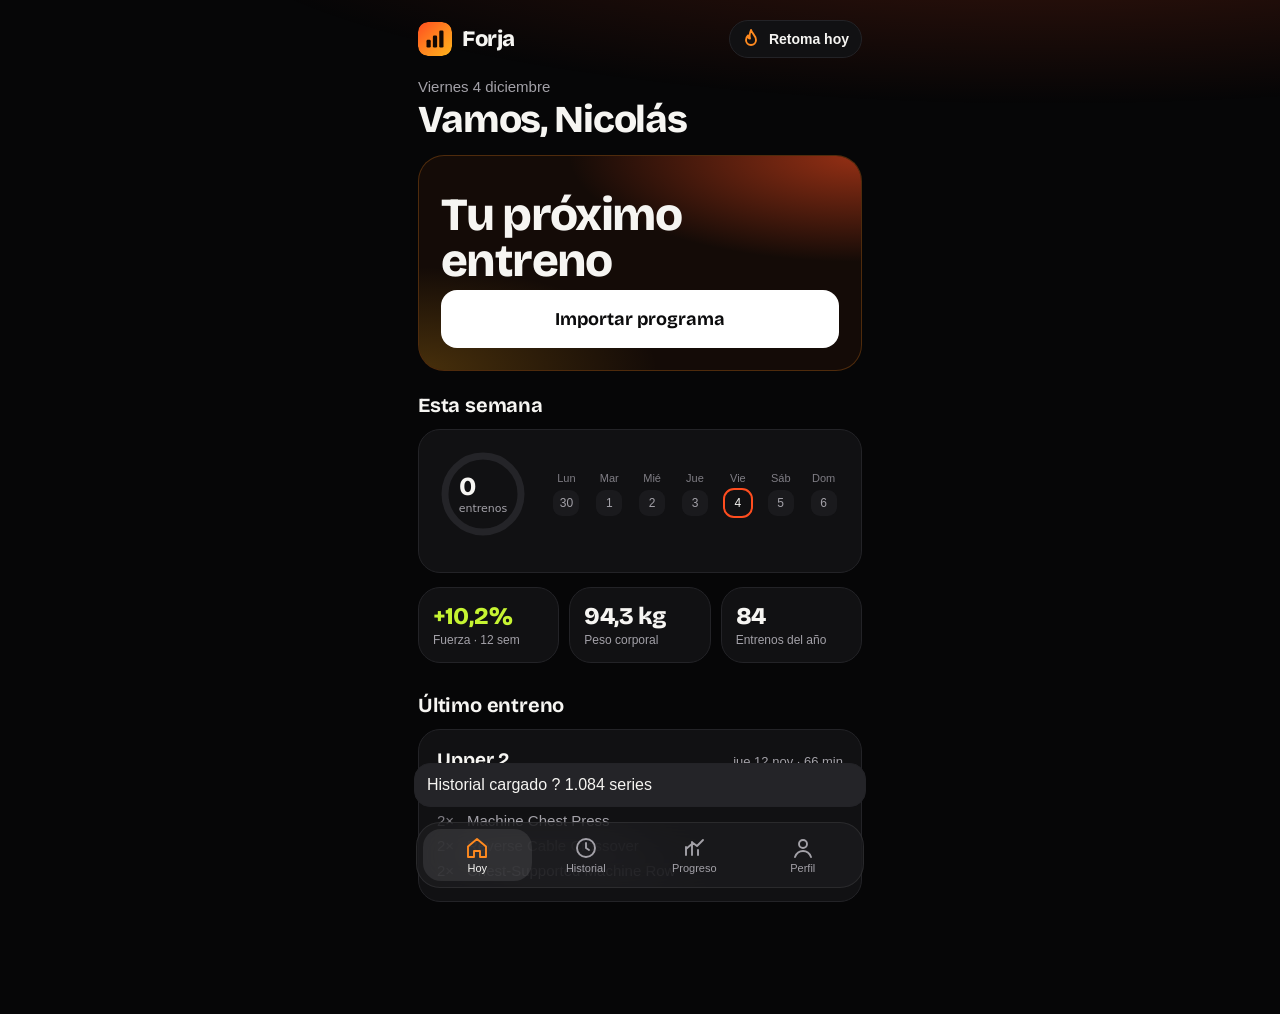
<file: index.html>
<!doctype html>
<html lang="es-VE">
<head>
  <meta charset="utf-8">
  <meta name="viewport" content="width=device-width, initial-scale=1, viewport-fit=cover">
  <meta name="theme-color" content="#060607">
  <meta name="apple-mobile-web-app-capable" content="yes">
  <meta name="apple-mobile-web-app-status-bar-style" content="black-translucent">
  <meta name="apple-mobile-web-app-title" content="Forja">
  <link rel="apple-touch-icon" href="./icons/forja-180.png">
  <link rel="icon" href="./icons/forja-192.png">
  <link rel="manifest" href="./manifest.webmanifest">
  <link rel="stylesheet" href="./app.css">
  <title>Forja</title>
</head>
<body>
  <div id="sprite" hidden aria-hidden="true"></div>
  <main id="screen" tabindex="-1"><p role="status">Abriendo Forja…</p></main>
  <div id="session-capsule"></div>
  <div id="rest-dock"></div>
  <nav id="tabs" class="tabs" aria-label="Navegación principal" hidden></nav>
  <div id="keyboard-dock" hidden></div>
  <div id="notice" class="notice" role="status" aria-live="polite" hidden></div>
  <dialog id="sheet" aria-labelledby="sheet-title"></dialog>
  <noscript><p>Activa JavaScript para registrar tus entrenamientos.</p></noscript>
  <script type="module" src="./js/app.js"></script>
</body>
</html>
</file>
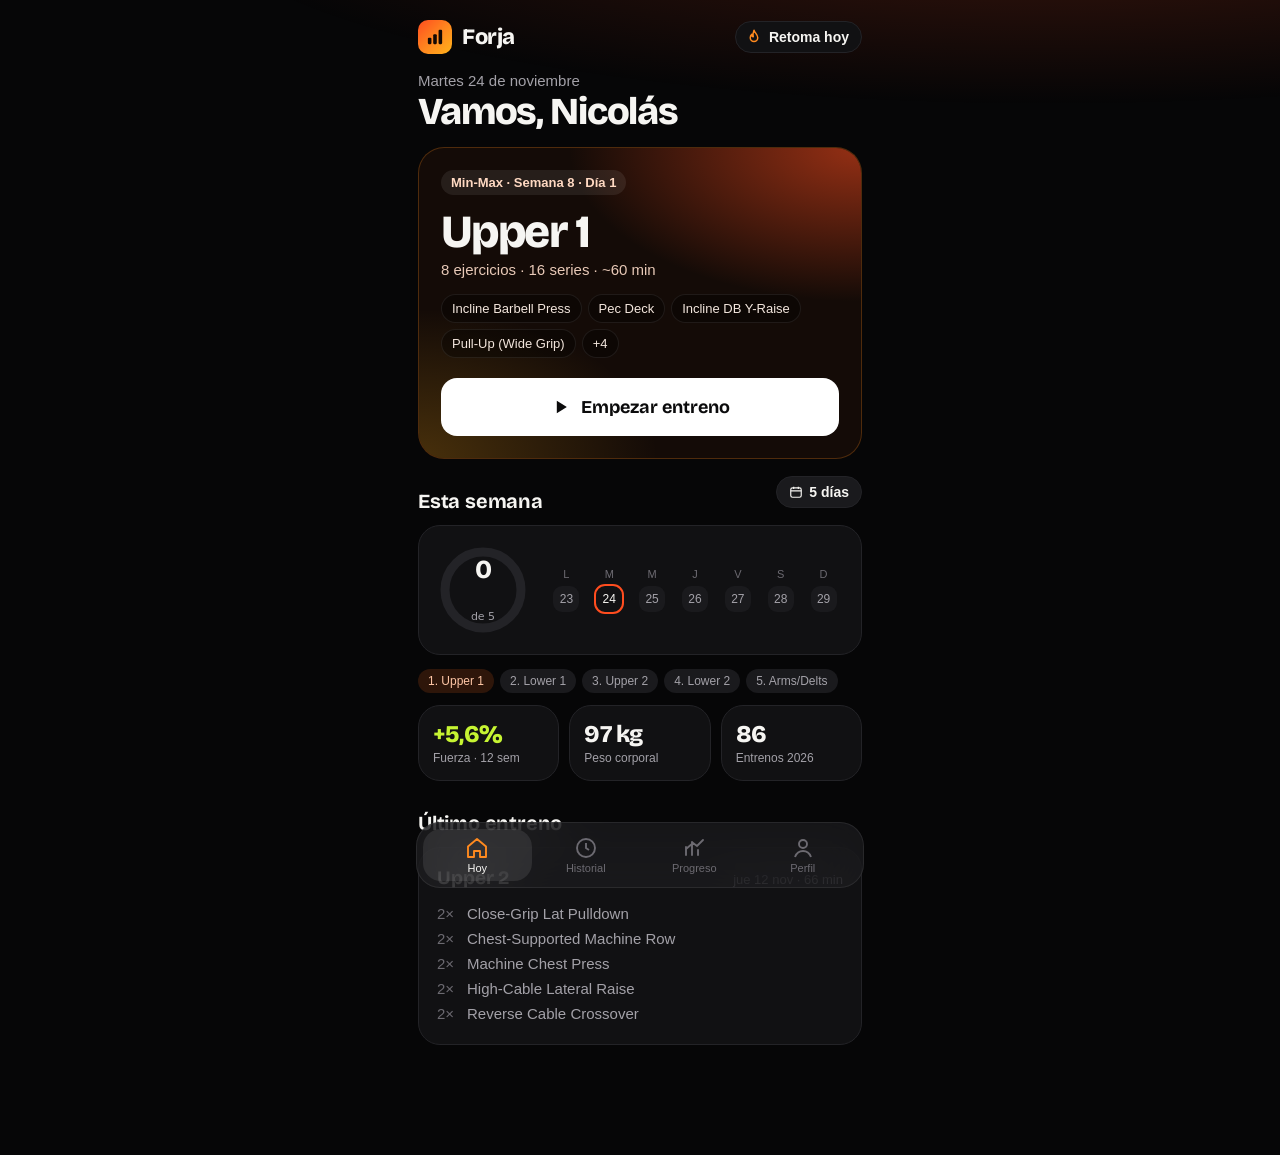
<file: proto/index.html>
<!doctype html>
<html lang="es"><head>
<meta charset="utf-8">
<meta name="viewport" content="width=device-width,initial-scale=1,viewport-fit=cover">
<meta name="theme-color" content="#060607">
<title>Forja · prototipo</title>
<link rel="preconnect" href="https://fonts.googleapis.com"><link rel="preconnect" href="https://fonts.gstatic.com" crossorigin>
<link href="https://fonts.googleapis.com/css2?family=Bricolage+Grotesque:opsz,wght@12..96,600;12..96,700;12..96,800&display=swap" rel="stylesheet">
<style>
:root{
  --bg:#060607;--s1:#111113;--s2:#1A1A1D;--s3:#242428;--line:#232327;
  --ink:#F6F5F2;--ink2:#A3A1A8;--ink3:#6C6A71;
  --ember:#FF4D1F;--orange:#FF8A1F;--gold:#FFB21A;--lime:#C6F432;--red:#FF4D5E;
  --grad:linear-gradient(135deg,#FF4D1F 0%,#FF8A1F 55%,#FFB21A 100%);
  --done:rgba(255,106,31,.13);
  --spring:cubic-bezier(.2,1.4,.35,1);--out:cubic-bezier(.16,1,.3,1);
  --display:"Bricolage Grotesque",-apple-system,sans-serif;
  color-scheme:dark;font-family:-apple-system,BlinkMacSystemFont,"SF Pro Text","Segoe UI",Roboto,sans-serif;
  font-variant-numeric:tabular-nums;
}
*{box-sizing:border-box;-webkit-tap-highlight-color:transparent}
html,body{margin:0;background:var(--bg);color:var(--ink)}
body{max-width:480px;margin:auto;min-height:100dvh;overflow-x:hidden}
body::before{content:"";position:fixed;inset:-20% -30% auto;height:460px;pointer-events:none;z-index:0;
  background:radial-gradient(60% 60% at 70% 20%,rgba(255,77,31,.22),transparent 70%),radial-gradient(50% 50% at 15% 0%,rgba(255,178,26,.12),transparent 70%)}
button{font:inherit;color:inherit;background:none;border:0;padding:0;cursor:pointer}
button:active{transform:scale(.97)}
.screen{display:none;position:relative;z-index:1;padding:10px 18px calc(110px + env(safe-area-inset-bottom))}
.screen.on{display:block}
.enter > *{animation:rise .55s var(--out) backwards}
.enter > *:nth-child(2){animation-delay:.06s}.enter > *:nth-child(3){animation-delay:.12s}.enter > *:nth-child(4){animation-delay:.18s}.enter > *:nth-child(5){animation-delay:.24s}.enter > *:nth-child(6){animation-delay:.3s}
@keyframes rise{from{opacity:0;transform:translateY(16px)}}
.top{display:flex;align-items:center;justify-content:space-between;margin:10px 0 18px}
.brand{display:flex;align-items:center;gap:10px;font:800 22px var(--display);letter-spacing:-.02em}
.logo{width:34px;height:34px;border-radius:10px;background:var(--grad);display:grid;place-items:center}
.logo svg{width:20px;height:20px}
.streak{display:flex;align-items:center;gap:6px;background:var(--s1);border:1px solid var(--line);border-radius:999px;padding:6px 12px 6px 9px;font-weight:600;font-size:14px}
.streak svg{width:18px;height:18px}
h1{font:800 38px/1 var(--display);letter-spacing:-.03em;margin:0}
.hello{color:var(--ink2);font-size:15px;margin:0 0 4px}
h2{font:700 20px var(--display);letter-spacing:-.01em;margin:30px 0 12px}
.muted{color:var(--ink2)}.small{font-size:13px}
.card{background:var(--s1);border:1px solid var(--line);border-radius:22px;padding:18px}
/* hoy */
.today{position:relative;overflow:hidden;border-radius:26px;padding:22px;background:#140b07;border:1px solid rgba(255,138,31,.25);margin-top:16px}
.today::before{content:"";position:absolute;inset:0;background:radial-gradient(120% 90% at 100% 0%,rgba(255,77,31,.55),transparent 55%),radial-gradient(90% 80% at 0% 100%,rgba(255,178,26,.22),transparent 60%);animation:breathe 6s ease-in-out infinite alternate}
@keyframes breathe{to{transform:scale(1.08) translate(-2%,2%)}}
.today > *{position:relative}
.tag{display:inline-flex;gap:6px;align-items:center;font-size:13px;font-weight:600;color:#FFD9C2;background:rgba(255,255,255,.08);border-radius:999px;padding:5px 10px}
.today h3{font:800 46px/1 var(--display);letter-spacing:-.035em;margin:14px 0 6px}
.today .meta{color:#E8C9B7;font-size:15px}
.chips{display:flex;flex-wrap:wrap;gap:6px;margin:16px 0 20px}
.chips span{font-size:13px;background:rgba(0,0,0,.35);border:1px solid rgba(255,255,255,.08);border-radius:999px;padding:6px 10px;color:#F3E6DD}
.go{position:relative;overflow:hidden;width:100%;height:58px;border-radius:16px;background:#fff;color:#0B0B0C;font:700 18px var(--display);display:flex;align-items:center;justify-content:center;gap:10px}
.go::after{content:"";position:absolute;inset:0;background:linear-gradient(100deg,transparent 30%,rgba(255,140,60,.35) 50%,transparent 70%);transform:translateX(-100%);animation:shine 3.2s 1.2s ease-in-out infinite}
@keyframes shine{40%,100%{transform:translateX(100%)}}
.go svg{width:20px;height:20px}
.weekwrap{display:flex;align-items:center;gap:18px}
.ring{width:92px;height:92px;flex:0 0 auto;position:relative}
.ring svg{width:100%;height:100%;transform:rotate(-90deg)}
.ring b{position:absolute;inset:0;display:grid;place-items:center;font:800 26px var(--display);line-height:1}
.ring b small{display:block;font:500 11px system-ui;color:var(--ink2);margin-top:2px}
.days{flex:1;display:grid;grid-template-columns:repeat(7,1fr);gap:4px;text-align:center;font-size:11px;color:var(--ink3)}
.days i{display:block;width:26px;height:26px;margin:6px auto 0;border-radius:9px;background:var(--s2);font-style:normal;line-height:26px;color:var(--ink2);font-size:12px}
.days i.now{background:transparent;outline:2px solid var(--ember);color:var(--ink)}
.stat3{display:grid;grid-template-columns:repeat(3,1fr);gap:10px}
.stat3 .card{padding:14px}
.stat3 b{display:block;font:800 24px var(--display);letter-spacing:-.02em}
.stat3 small{color:var(--ink2);font-size:12px}
.up{color:var(--lime)}.down{color:var(--red)}
.feed .row{display:flex;justify-content:space-between;align-items:baseline}
.feed b.t{font:700 19px var(--display)}
.feed ul{list-style:none;margin:12px 0 0;padding:0;font-size:15px;color:var(--ink2)}
.feed li{padding:4px 0;display:flex;gap:8px}
.feed li em{font-style:normal;color:var(--ink3);width:22px}
/* tab bar */
nav{position:fixed;left:16px;right:16px;bottom:calc(12px + env(safe-area-inset-bottom));max-width:448px;margin:auto;z-index:5;
  display:grid;grid-template-columns:repeat(4,1fr);background:rgba(28,28,31,.72);backdrop-filter:blur(24px) saturate(1.4);-webkit-backdrop-filter:blur(24px) saturate(1.4);
  border:1px solid rgba(255,255,255,.08);border-radius:24px;padding:6px}
nav .ind{position:absolute;top:6px;bottom:6px;left:6px;width:calc((100% - 12px)/4);border-radius:18px;background:rgba(255,255,255,.09);transition:transform .38s var(--spring)}
nav button{position:relative;display:flex;flex-direction:column;align-items:center;gap:2px;font-size:11px;color:var(--ink3);padding:7px 0;transition:color .2s}
nav button.on{color:var(--ink)}
nav button.on svg{stroke:var(--orange)}
nav svg{width:24px;height:24px}
/* workout */
#workout{position:fixed;inset:0;background:var(--bg);z-index:10;overflow:auto;display:none;max-width:480px;margin:auto}
#workout.on{display:block;animation:sheetup .45s var(--out)}
@keyframes sheetup{from{transform:translateY(60px);opacity:0}}
.wbar{position:sticky;top:0;z-index:2;padding:12px 16px 10px;background:rgba(6,6,7,.86);backdrop-filter:blur(18px);-webkit-backdrop-filter:blur(18px);border-bottom:1px solid var(--line)}
.wrow{display:flex;align-items:center;justify-content:space-between}
.wt{text-align:center}
.wt b{display:block;font:700 17px var(--display)}
.wt small{color:var(--ink2);font-size:13px}
.fin{background:var(--grad);color:#120804;font-weight:700;border-radius:11px;padding:9px 14px}
.prog{height:4px;border-radius:3px;background:var(--s2);margin-top:10px;overflow:hidden}
.prog i{display:block;height:100%;background:var(--grad);transform-origin:left;transform:scaleX(0);transition:transform .5s var(--out)}
.ex{padding:20px 16px 6px;animation:rise .5s var(--out) backwards}
.ex h4{margin:0;font:700 21px var(--display);letter-spacing:-.01em}
.hint{display:inline-flex;gap:6px;align-items:center;margin:8px 0 12px;font-size:13px;color:var(--ink2);background:var(--s1);border:1px solid var(--line);border-radius:999px;padding:5px 10px}
.hint b{color:var(--gold);font-weight:600}
table{width:100%;border-collapse:separate;border-spacing:0 6px}
th{font-size:11px;color:var(--ink3);font-weight:600;text-align:center;letter-spacing:.08em;padding:0}
td{text-align:center;padding:0 2px;height:50px;background:var(--s1);transition:background .35s}
td:first-child{border-radius:14px 0 0 14px;color:var(--ink2);font-weight:600;width:34px}
td:last-child{border-radius:0 14px 14px 0}
tr.done td{background:var(--done)}
td.prev{color:var(--ink3);font-size:14px}
td input{width:62px;height:38px;border-radius:10px;border:0;background:var(--s2);color:var(--ink);text-align:center;font:700 18px var(--display);transition:background .3s}
td input::placeholder{color:#57565C}
tr.done input{background:transparent}
.chk{width:42px;height:38px;border-radius:11px;background:var(--s2);display:grid;place-items:center;margin:auto;position:relative}
.chk svg{width:20px;height:20px;stroke:var(--ink3)}
.chk svg path{stroke-dasharray:24;stroke-dashoffset:0}
tr.done .chk{background:var(--grad);animation:pop .42s var(--spring)}
tr.done .chk svg{stroke:#120804}
tr.done .chk svg path{animation:draw .3s .05s var(--out) backwards}
@keyframes pop{0%{transform:scale(.7)}60%{transform:scale(1.12)}100%{transform:scale(1)}}
@keyframes draw{from{stroke-dashoffset:24}}
.prbadge{position:absolute;right:-6px;top:-10px;background:var(--gold);color:#120804;font:800 10px var(--display);border-radius:6px;padding:2px 5px;animation:pop .5s var(--spring)}
.add{width:100%;height:42px;border-radius:12px;border:1px dashed #333338;color:var(--ink2);font-size:15px;margin-top:4px}
#rest{position:fixed;left:14px;right:14px;bottom:calc(14px + env(safe-area-inset-bottom));max-width:452px;margin:auto;z-index:12;display:none;align-items:center;gap:12px;
  background:rgba(28,28,31,.9);backdrop-filter:blur(20px);-webkit-backdrop-filter:blur(20px);border:1px solid rgba(255,255,255,.08);border-radius:22px;padding:10px 12px}
#rest.on{display:flex;animation:sheetup .4s var(--out)}
.rring{width:52px;height:52px;position:relative;flex:0 0 auto}
.rring svg{width:100%;height:100%;transform:rotate(-90deg)}
.rring circle.p{transition:stroke-dashoffset 1s linear}
.rclock{flex:1}
.rclock b{display:block;font:800 24px var(--display)}
.rclock small{color:var(--ink2);font-size:12px}
#rest button{background:var(--s3);border-radius:11px;padding:10px 11px;font-size:14px;font-weight:600}
/* sheet */
.sheet{position:fixed;inset:0;background:rgba(0,0,0,.65);z-index:20;display:none;align-items:flex-end}
.sheet.on{display:flex;animation:fade .25s}
@keyframes fade{from{opacity:0}}
.panel{position:relative;width:100%;max-width:480px;margin:auto;background:var(--s1);border-radius:28px 28px 0 0;padding:26px 20px calc(24px + env(safe-area-inset-bottom));animation:sheetup .5s var(--out);overflow:hidden}
.panel .glow{position:absolute;inset:-40% -20% auto;height:280px;background:radial-gradient(50% 50% at 50% 50%,rgba(255,120,31,.35),transparent 70%);pointer-events:none}
.big{position:relative;font:800 34px/1.05 var(--display);letter-spacing:-.03em;margin:0 0 16px}
.sumg{position:relative;display:grid;grid-template-columns:repeat(3,1fr);gap:10px;margin-bottom:8px}
.sumg div{background:var(--s2);border-radius:16px;padding:14px}
.sumg b{display:block;font:800 26px var(--display)}
.sumg small{color:var(--ink2);font-size:12px}
.pr{display:flex;justify-content:space-between;align-items:center;padding:12px 0;border-bottom:1px solid var(--line);position:relative}
.pill{display:inline-block;padding:4px 10px;border-radius:999px;font-size:12px;font-weight:700}
.pill.gold{background:rgba(255,178,26,.15);color:var(--gold)}
.pill.up{background:rgba(198,244,50,.12);color:var(--lime)}
.pill.down{background:rgba(255,77,94,.13);color:var(--red)}
.pill.flat{background:var(--s2);color:var(--ink2)}
.btn{display:block;width:100%;height:54px;border-radius:16px;background:var(--grad);color:#120804;font:700 17px var(--display);margin-top:20px;position:relative}
.ghost{display:block;width:100%;height:48px;border-radius:14px;background:var(--s1);color:var(--ink2);font-size:15px}
canvas#fx{position:fixed;inset:0;pointer-events:none;z-index:30}
/* lists */
.list{background:var(--s1);border:1px solid var(--line);border-radius:20px;overflow:hidden}
.li{display:flex;align-items:center;gap:12px;padding:14px 16px;border-bottom:1px solid var(--line);width:100%;text-align:left;animation:rise .45s var(--out) backwards}
.li:last-child{border:0}
.li .grow{flex:1;min-width:0}
.li .name{font-size:16px;font-weight:600;white-space:nowrap;overflow:hidden;text-overflow:ellipsis}
.li .meta{font-size:13px;color:var(--ink2);margin-top:3px}
.li .ic{width:40px;height:40px;border-radius:12px;background:var(--s2);display:grid;place-items:center;font:800 13px var(--display);color:var(--orange);flex:0 0 auto}
.spark{width:64px;height:28px;flex:0 0 auto}
.chev{color:var(--ink3);font-size:20px}
.month{position:sticky;top:0;z-index:1;background:linear-gradient(var(--bg) 70%,transparent);font-size:12px;font-weight:700;color:var(--ink3);margin:18px 0 0;padding:8px 4px;letter-spacing:.1em;text-transform:uppercase}
/* progreso */
.bars{display:flex;align-items:flex-end;gap:7px;height:120px;margin-top:14px}
.bars div{flex:1;border-radius:7px 7px 3px 3px;background:var(--grad);transform-origin:bottom;animation:grow .7s var(--out) backwards;position:relative}
.bars div.zero{background:var(--s2);min-height:4px}
.bars small{position:absolute;bottom:-18px;left:50%;transform:translateX(-50%);font-size:10px;color:var(--ink3)}
@keyframes grow{from{transform:scaleY(0)}}
.goal{position:relative}
.goal::after{content:"meta 5";position:absolute;right:0;top:12px;font-size:11px;color:var(--ink3)}
.seg{position:relative;display:grid;grid-template-columns:repeat(3,1fr);background:var(--s1);border:1px solid var(--line);border-radius:14px;padding:3px;margin:16px 0}
.seg .sind{position:absolute;top:3px;bottom:3px;left:3px;width:calc((100% - 6px)/3);border-radius:11px;background:var(--s3);transition:transform .35s var(--spring)}
.seg button{position:relative;padding:9px 0;font-size:14px;color:var(--ink2);font-weight:600}
.seg button.on{color:var(--ink)}
.chart{position:relative;padding:16px 8px 8px}
.chart svg{width:100%;height:200px;display:block;touch-action:none}
.tip{position:absolute;top:8px;left:16px;font:800 30px var(--display);letter-spacing:-.02em}
.tip small{display:block;font:500 13px system-ui;color:var(--ink2);margin-top:2px}
.back{color:var(--orange);font-size:17px;font-weight:600;margin:4px 0 10px}
.kpis{display:grid;grid-template-columns:repeat(3,1fr);gap:10px;margin-top:14px}
.kpis div{background:var(--s1);border:1px solid var(--line);border-radius:16px;padding:12px}
.kpis b{display:block;font:800 22px var(--display)}
.kpis small{color:var(--ink2);font-size:12px}
/* v4: extras */
.weekhead{display:flex;align-items:center;justify-content:space-between}
.daysbtn{display:inline-flex;align-items:center;gap:6px;background:var(--s2);border:1px solid var(--line);border-radius:999px;padding:7px 12px;font-size:14px;font-weight:600}
.daysbtn svg{width:14px;height:14px}
.plan{display:flex;gap:6px;flex-wrap:wrap;margin-top:14px}
.plan span{font-size:12px;border-radius:999px;padding:5px 10px;background:var(--s2);color:var(--ink2)}
.plan span.next{background:rgba(255,106,31,.16);color:#FFC7A6}
.moved{display:inline-block;margin-left:6px;font:600 11px system-ui;color:var(--gold);background:rgba(255,178,26,.12);border-radius:6px;padding:2px 6px;vertical-align:middle}
.alert{position:relative;overflow:hidden;border-radius:22px;padding:16px 18px;margin-top:14px;border:1px solid var(--line);background:var(--s1);display:flex;gap:14px;align-items:center;width:100%;text-align:left}
.alert .ic2{width:42px;height:42px;border-radius:13px;display:grid;place-items:center;flex:0 0 auto;background:var(--grad)}
.alert .ic2 svg{width:22px;height:22px}
.alert b{display:block;font:700 17px var(--display)}
.alert span{color:var(--ink2);font-size:14px}
.alert.warn .ic2{background:#3A2A0E}
.choices{display:grid;grid-template-columns:repeat(3,1fr);gap:10px;margin:18px 0 6px}
.choices button{height:72px;border-radius:18px;background:var(--s2);border:1px solid var(--line);font:800 28px var(--display)}
.choices button small{display:block;font:500 12px system-ui;color:var(--ink2)}
.choices button.on{background:var(--grad);color:#120804;border-color:transparent}
.choices button.on small{color:#3a1a08}
.rp{padding:12px 0;border-bottom:1px solid var(--line);position:relative}
.rp > b{display:block;font-size:16px;margin-bottom:8px}
.opts{display:grid;grid-template-columns:repeat(3,1fr);gap:6px}
.opts button{height:40px;border-radius:11px;background:var(--s2);font-size:14px;color:var(--ink2);transition:background .2s,color .2s}
.opts button.on{background:rgba(255,106,31,.2);color:#FFD3B8;font-weight:600;animation:pop .35s var(--spring)}
.hint.stall{border-color:rgba(255,178,26,.35)}
.hint.stall b{color:var(--gold)}
.hint button{margin-left:4px;color:#120804;background:var(--gold);border-radius:7px;padding:2px 8px;font-size:12px;font-weight:700}
.tabs2{position:relative;display:grid;grid-template-columns:1fr 1fr;background:var(--s1);border:1px solid var(--line);border-radius:14px;padding:3px;margin-bottom:16px}
.tabs2 .sind{position:absolute;top:3px;bottom:3px;left:3px;width:calc(50% - 3px);border-radius:11px;background:var(--s3);transition:transform .35s var(--spring)}
.tabs2 button{position:relative;padding:9px 0;font-size:14px;font-weight:600;color:var(--ink2)}
.tabs2 button.on{color:var(--ink)}
.bodywrap svg{width:100%;height:auto;display:block}
.bodywrap path{transition:fill .8s var(--out)}
.mrow{display:grid;grid-template-columns:110px 1fr 54px;align-items:center;gap:10px;padding:9px 0;font-size:14px}
.mtrack{height:8px;border-radius:5px;background:var(--s2);overflow:hidden}
.mtrack i{display:block;height:100%;border-radius:5px;background:var(--grad);transform-origin:left;animation:growx .8s var(--out) backwards}
@keyframes growx{from{transform:scaleX(0)}}
.legend{display:flex;align-items:center;gap:8px;font-size:12px;color:var(--ink3);margin-top:8px}
.legend i{flex:1;height:6px;border-radius:4px;background:linear-gradient(90deg,#232327,#5A2A14,#FF4D1F,#FFB21A)}
/* historias */
#story{position:fixed;inset:0;z-index:40;display:none;background:#0b0604;max-width:480px;margin:auto;overflow:hidden}
#story.on{display:block;animation:fade .3s}
#story .bg{position:absolute;inset:-20%;background:radial-gradient(60% 50% at 80% 10%,rgba(255,77,31,.5),transparent 70%),radial-gradient(60% 50% at 10% 90%,rgba(255,178,26,.25),transparent 70%);animation:breathe 7s ease-in-out infinite alternate}
.bars2{position:absolute;top:calc(12px + env(safe-area-inset-top));left:14px;right:14px;display:flex;gap:4px;z-index:2}
.bars2 span{flex:1;height:3px;border-radius:2px;background:rgba(255,255,255,.25);overflow:hidden}
.bars2 span i{display:block;height:100%;background:#fff;transform-origin:left;transform:scaleX(0)}
.bars2 span.seen i{transform:scaleX(1)}
.bars2 span.cur i{animation:fill 5s linear forwards}
@keyframes fill{to{transform:scaleX(1)}}
.sclose{position:absolute;top:calc(26px + env(safe-area-inset-top));right:12px;z-index:3;font-size:26px;color:#fff;width:44px;height:44px}
.slide{position:absolute;inset:0;padding:90px 26px 40px;display:flex;flex-direction:column;justify-content:center;z-index:1}
.slide .k{font:600 15px system-ui;color:#FFC7A6;margin-bottom:12px;animation:rise .6s var(--out) backwards}
.slide .h{font:800 54px/0.98 var(--display);letter-spacing:-.04em;margin:0 0 14px;animation:rise .6s .08s var(--out) backwards}
.slide .p{font-size:18px;color:#E9DCD3;line-height:1.4;animation:rise .6s .16s var(--out) backwards}
.slide .list2{margin-top:20px;animation:rise .6s .24s var(--out) backwards}
.slide .list2 div{display:flex;justify-content:space-between;padding:12px 0;border-bottom:1px solid rgba(255,255,255,.12);font-size:16px}
.tapl,.tapr{position:absolute;top:0;bottom:0;z-index:2}.tapl{left:0;width:30%}.tapr{right:0;width:70%}
.switch{width:50px;height:30px;border-radius:999px;background:var(--s3);position:relative;flex:0 0 auto;transition:background .25s}
.switch::after{content:"";position:absolute;top:3px;left:3px;width:24px;height:24px;border-radius:50%;background:#fff;transition:transform .3s var(--spring)}
.switch.on{background:var(--orange)}.switch.on::after{transform:translateX(20px)}
@media (prefers-reduced-motion:reduce){*,*::before,*::after{animation:none!important;transition:none!important}}
</style></head>
<body>
<canvas id="fx"></canvas>

<!-- HOY -->
<section class="screen on" id="s-inicio">
  <div class="top"><div class="brand"><span class="logo"><svg viewBox="0 0 56 56" fill="#120804"><rect x="8" y="30" width="10" height="18" rx="3"/><rect x="23" y="20" width="10" height="28" rx="3"/><rect x="38" y="8" width="10" height="40" rx="3"/></svg></span>Forja</div>
    <div class="streak"><svg viewBox="0 0 24 24" fill="none" stroke="#FF8A1F" stroke-width="2" stroke-linecap="round" stroke-linejoin="round"><path d="M12 3c1 3.5 5 5.5 5 10a5 5 0 0 1-10 0c0-2 1-3.5 2-4.5 0 2 1 3 2 3-1-3 0-6 1-8.5z"/></svg><span id="streak">—</span></div></div>
  <div class="enter" id="home"></div>
</section>

<section class="screen" id="s-historial"><div class="top"><h1>Historial</h1></div><div id="hist"></div></section>

<section class="screen" id="s-progreso">
  <div id="prog-main"><div class="top"><h1>Progreso</h1></div><div class="enter" id="prog"></div></div>
  <div id="prog-detail" hidden></div>
</section>

<section class="screen" id="s-perfil"><div class="top"><h1>Perfil</h1></div>
  <div class="list">
    <div class="li"><span class="ic">MM</span><div class="grow"><div class="name">Programa</div><div class="meta">Min-Max · semana 8 de 12</div></div><span class="chev">›</span></div>
    <div class="li"><span class="ic">kg</span><div class="grow"><div class="name">Peso corporal</div><div class="meta">97,0 kg · +1 kg/mes</div></div><span class="chev">›</span></div>
    <div class="li"><span class="ic">cm</span><div class="grow"><div class="name">Medidas</div><div class="meta">Cintura, brazo, pecho, muslo</div></div><span class="chev">›</span></div>
    <div class="li"><span class="ic">⚙</span><div class="grow"><div class="name">Ajustes</div><div class="meta">Sincronización, descanso, extras</div></div><span class="chev">›</span></div>
  </div>
  <h2>Demostración</h2>
  <p class="muted small" style="margin:-4px 4px 10px">Activa estas situaciones para ver cómo aparece cada función.</p>
  <div class="list">
    <button class="li" data-demo="sunday"><div class="grow"><div class="name">Es domingo</div><div class="meta">Aparece el resumen de tu semana en Hoy</div></div><span class="switch"></span></button>
    <button class="li" data-demo="deload"><div class="grow"><div class="name">Recuperación baja</div><div class="meta">Aparece la sugerencia de descarga</div></div><span class="switch"></span></button>
    <button class="li" data-demo="stall"><div class="grow"><div class="name">Pec Deck estancado</div><div class="meta">Se ve el siguiente paso al entrenar</div></div><span class="switch"></span></button>
  </div>
  <p class="muted small" style="margin:16px 4px">Prototipo · <a href="marca.html" style="color:var(--orange)">ver la marca</a></p>
</section>

<nav id="tabs"><span class="ind" id="ind"></span>
  <button data-tab="inicio" class="on"><svg viewBox="0 0 24 24" fill="none" stroke="currentColor" stroke-width="1.9" stroke-linejoin="round"><path d="M3 10.5 12 3l9 7.5V21h-6v-6H9v6H3z"/></svg>Hoy</button>
  <button data-tab="historial"><svg viewBox="0 0 24 24" fill="none" stroke="currentColor" stroke-width="1.9"><circle cx="12" cy="12" r="9"/><path d="M12 7v5l3 2"/></svg>Historial</button>
  <button data-tab="progreso"><svg viewBox="0 0 24 24" fill="none" stroke="currentColor" stroke-width="1.9" stroke-linecap="round"><path d="M4 19V11M10 19V6M16 19v-5M21 4l-6 6-4-3-7 6"/></svg>Progreso</button>
  <button data-tab="perfil"><svg viewBox="0 0 24 24" fill="none" stroke="currentColor" stroke-width="1.9"><circle cx="12" cy="8" r="4"/><path d="M4 21c1.5-4 4.5-6 8-6s6.5 2 8 6"/></svg>Perfil</button>
</nav>

<div id="workout">
  <div class="wbar"><div class="wrow"><button id="wclose" class="muted" aria-label="Minimizar" style="font-size:22px;width:44px">⌄</button>
    <div class="wt"><b>Upper 1</b><small id="wtime">0:00 · 0 de 16 series</small></div><button class="fin" id="wfin">Terminar</button></div>
    <div class="prog"><i id="wprog"></i></div></div>
  <div id="wbody"></div>
  <div style="padding:18px 16px"><button class="ghost" id="wcancel">Descartar entreno</button></div>
  <div style="height:120px"></div>
</div>
<div id="rest"><div class="rring"><svg viewBox="0 0 52 52"><circle cx="26" cy="26" r="22" fill="none" stroke="#2A2A2E" stroke-width="5"/><circle class="p" id="rarc" cx="26" cy="26" r="22" fill="none" stroke="url(#g)" stroke-width="5" stroke-linecap="round" stroke-dasharray="138.2" stroke-dashoffset="0"/><defs><linearGradient id="g"><stop offset="0" stop-color="#FF4D1F"/><stop offset="1" stop-color="#FFB21A"/></linearGradient></defs></svg></div>
  <div class="rclock"><b id="rclock">2:00</b><small>Descanso</small></div><button id="rminus">−15</button><button id="rplus">+15</button><button id="rskip">Saltar</button></div>

<div class="sheet" id="done"><div class="panel"><div class="glow"></div><p class="big" id="dtitle">¡Entreno forjado!</p><div id="dbody"></div><button class="btn" id="dok">Listo</button></div></div>

<div class="sheet" id="sh"><div class="panel"><div class="glow"></div><div id="shbody" style="position:relative"></div></div></div>
<div id="story"><div class="bg"></div><div class="bars2" id="sbars"></div><button class="sclose" id="sclose" aria-label="Cerrar">×</button><div id="slides"></div><div class="tapl" id="sprev"></div><div class="tapr" id="snext"></div></div>
<script src="data.js"></script>
<script>
const G = window.GYM, $ = s => document.querySelector(s);
const fmt = n => (Math.round(n * 10) / 10).toLocaleString('es-VE');
const months = ['ene','feb','mar','abr','may','jun','jul','ago','sep','oct','nov','dic'];
const dows = ['dom','lun','mar','mié','jue','vie','sáb'];
const dlabel = d => { const x = new Date(d + 'T12:00'); return dows[x.getDay()] + ' ' + x.getDate() + ' ' + months[x.getMonth()]; };
const unit = u => u === 'pila' ? '' : ' kg';
const reduce = matchMedia('(prefers-reduced-motion: reduce)').matches;
const TODAY = '2026-11-24';
const PLAN = [['Incline Barbell Press',2,6,8,2.5],['Pec Deck',2,6,8,5],['Incline DB Y-Raise',2,8,10,2.5],['Pull-Up (Wide Grip)',2,6,8,0],
  ['Kelso Shrug',2,6,8,2.5],['Triceps Pressdown',2,6,8,5],['Machine Preacher Curl',2,6,8,2.5],['Dragon Flag',2,6,8,0]];
const TOTAL = PLAN.reduce((a, p) => a + p[1], 0);
const lastSets = n => G.series[n] ? G.series[n].points.at(-1)[4] : null;
function target(name, n, lo, hi, inc) {
  const last = lastSets(name);
  if (!last) return {sets: Array.from({length: n}, () => [null, null]), hint: 'Primera vez · elige peso para <b>' + lo + '–' + hi + '</b>'};
  const w = Math.max(...last.map(s => s[0]));
  if (inc && last.length >= n && last.slice(0, n).every(s => s[1] >= hi)) return {sets: Array.from({length: n}, () => [w + inc, lo]), hint: '↑ <b>Sube a ' + fmt(w + inc) + unit(last[0][2]) + '</b>'};
  return {sets: Array.from({length: n}, (_, i) => { const p = last[i] || last.at(-1); return [p[0], Math.min(hi, p[1] + (p[1] < hi ? 1 : 0))]; }), hint: w ? 'Mismo peso · <b>+1 rep</b>' : 'Peso corporal · <b>+1 rep</b>'};
}
function countUp(el, to, dec = 0, suffix = '', prefix = '') {
  const show = v => el.textContent = prefix + (dec ? fmt(v) : Math.round(v).toLocaleString('es-VE')) + suffix;
  if (reduce) { show(to); return; }
  const t0 = performance.now(), d = 700;
  setTimeout(() => show(to), d + 80); // valor final garantizado aunque la pestaña esté en segundo plano
  (function f(t) { const k = Math.min(1, (t - t0) / d), e = 1 - Math.pow(1 - k, 3); show(to * e); if (k < 1) requestAnimationFrame(f); })(t0);
}

// ---------- HOY ----------
function renderHome() {
  const last = G.sessions.at(-1);
  const p = G.series['Incline Barbell Press'].points, now = p.at(-1)[1];
  const all = Object.values(G.series).filter(s => !s.bw && s.points.length > 3);
  const gains = all.map(s => { const pts = s.points; const old = pts.filter(x => new Date(x[0]) <= new Date(new Date(TODAY) - 84 * 864e5)).at(-1); return old ? pts.at(-1)[1] / old[1] - 1 : null; }).filter(x => x != null).sort((a, b) => a - b);
  const med = gains[Math.floor(gains.length / 2)] * 100;
  $('#home').innerHTML =
    '<div><p class="hello">Martes 24 de noviembre</p><h1>Vamos, Nicolás</h1></div>'
    + '<div class="today"><span class="tag">Min-Max · Semana 8 · Día 1</span><h3>Upper 1</h3><div class="meta">8 ejercicios · 16 series · ~60 min</div>'
    + '<div class="chips">' + PLAN.slice(0, 4).map(x => '<span>' + x[0] + '</span>').join('') + '<span>+4</span></div>'
    + '<button class="go" id="start"><svg viewBox="0 0 24 24" fill="#0B0B0C"><path d="M7 4.5v15l12-7.5z"/></svg>Empezar entreno</button></div>'
    + '<div><h2>Esta semana</h2><div class="card weekwrap"><div class="ring"><svg viewBox="0 0 92 92"><circle cx="46" cy="46" r="38" fill="none" stroke="#232327" stroke-width="9"/><circle cx="46" cy="46" r="38" fill="none" stroke="url(#g)" stroke-width="9" stroke-linecap="round" stroke-dasharray="238.8" stroke-dashoffset="238.8" id="wring"/></svg><b><span id="wcount">0</span><small>de 5</small></b></div>'
    + '<div class="days">' + ['L','M','M','J','V','S','D'].map((l, i) => '<div>' + l + '<i class="' + (i === 1 ? 'now' : '') + '">' + (23 + i > 30 ? 23 + i - 30 : 23 + i) + '</i></div>').join('') + '</div></div></div>'
    + '<div class="stat3" style="margin-top:12px"><div class="card"><b class="up" id="k1">0</b><small>Fuerza · 12 sem</small></div><div class="card"><b id="k2">0</b><small>Peso corporal</small></div><div class="card"><b id="k3">0</b><small>Entrenos 2026</small></div></div>'
    + '<div><h2>Último entreno</h2><div class="card feed"><div class="row"><b class="t">' + last.day + '</b><span class="muted small">' + dlabel(last.date) + ' · ' + last.min + ' min</span></div>'
    + '<ul>' + last.exercises.map(e => '<li><em>' + e.sets.length + '×</em>' + e.name + '</li>').join('') + '</ul></div></div>';
  countUp($('#k1'), med, 1, '%', med > 0 ? '+' : '');
  countUp($('#k2'), 97, 1, ' kg'); countUp($('#k3'), G.sessions.filter(s => s.date.startsWith('2026')).length);
  $('#start').onclick = openWorkout;
}

// ---------- ENTRENO ----------
let t0 = 0, timer, restLeft = 0, restTotal = 120, restTimer;
function openWorkout() {
  $('#wbody').innerHTML = PLAN.map(([name, n, lo, hi, inc], ei) => {
    const t = target(name, n, lo, hi, inc), prev = lastSets(name), pila = prev && prev[0][2] === 'pila';
    return '<div class="ex" style="animation-delay:' + (ei * 0.05) + 's"><h4>' + name + '</h4><div class="hint">' + t.hint + ' · ' + n + '×' + lo + '–' + hi + '</div>'
      + '<table data-ex="' + ei + '"><tr><th>SERIE</th><th>ANTERIOR</th><th>' + (pila ? 'PILA' : 'KG') + '</th><th>REPS</th><th></th></tr>'
      + t.sets.map((s, i) => row(i, prev && prev[i], s)).join('') + '</table><button class="add" data-add="' + ei + '">+ Añadir serie</button></div>';
  }).join('');
  $('#workout').classList.add('on'); document.body.style.overflow = 'hidden'; updProg();
  t0 = Date.now(); clearInterval(timer); timer = setInterval(updProg, 1000);
}
function updProg() {
  const n = document.querySelectorAll('#wbody tr.done').length, s = Math.floor((Date.now() - t0) / 1000);
  $('#wtime').textContent = Math.floor(s / 60) + ':' + String(s % 60).padStart(2, '0') + ' · ' + n + ' de ' + TOTAL + ' series';
  $('#wprog').style.transform = 'scaleX(' + n / TOTAL + ')';
}
function row(i, p, s) {
  return '<tr><td>' + (i + 1) + '</td><td class="prev">' + (p ? (p[0] ? fmt(p[0]) : 'PC') + ' × ' + p[1] : '—') + '</td>'
    + '<td><input inputmode="decimal" placeholder="' + (s[0] == null ? '' : s[0] ? fmt(s[0]) : 'PC') + '"></td>'
    + '<td><input inputmode="numeric" placeholder="' + (s[1] ?? '') + '"></td>'
    + '<td><button class="chk" aria-label="Completar serie"><svg viewBox="0 0 24 24" fill="none" stroke-width="3" stroke-linecap="round" stroke-linejoin="round"><path d="M5 12.5l4.5 4.5L19 7.5"/></svg></button></td></tr>';
}
document.addEventListener('click', e => {
  const chk = e.target.closest('.chk');
  if (chk) {
    const tr = chk.closest('tr'), done = tr.classList.toggle('done');
    tr.querySelectorAll('input').forEach(inp => { if (done && !inp.value) inp.value = inp.placeholder; });
    tr.querySelector('.prbadge')?.remove();
    if (done) {
      const name = PLAN[tr.closest('table').dataset.ex][0], s = G.series[name];
      const [w, r] = [...tr.querySelectorAll('input')].map(x => parseFloat(String(x.value).replace(',', '.')) || 0);
      const best = s ? Math.max(...s.points.map(p => p[1])) : Infinity, v = s && s.bw ? r : w * (1 + Math.min(r, 15) / 30);
      if (s && v > best) { chk.insertAdjacentHTML('beforeend', '<span class="prbadge">PR</span>'); burst(chk, 26); }
      startRest(); navigator.vibrate?.(18);
    }
    updProg(); return;
  }
  const add = e.target.closest('[data-add]');
  if (add) { const tb = document.querySelector('table[data-ex="' + add.dataset.add + '"]'), n = tb.rows.length - 1, ins = tb.rows[n].querySelectorAll('input');
    tb.insertAdjacentHTML('beforeend', row(n, null, [ins[0].value || ins[0].placeholder, ins[1].value || ins[1].placeholder])); }
});
function startRest() { restLeft = restTotal = 120; $('#rest').classList.add('on'); tickRest(); clearInterval(restTimer); restTimer = setInterval(() => { restLeft--; tickRest(); if (restLeft <= 0) stopRest(); }, 1000); }
function tickRest() { $('#rclock').textContent = Math.floor(Math.max(0, restLeft) / 60) + ':' + String(Math.max(0, restLeft) % 60).padStart(2, '0'); $('#rarc').style.strokeDashoffset = 138.2 * (1 - Math.max(0, restLeft) / restTotal); }
function stopRest() { clearInterval(restTimer); $('#rest').classList.remove('on'); navigator.vibrate?.([60, 40, 60]); }
$('#rminus').onclick = () => { restLeft = Math.max(0, restLeft - 15); tickRest(); };
$('#rplus').onclick = () => { restLeft += 15; restTotal = Math.max(restTotal, restLeft); tickRest(); };
$('#rskip').onclick = stopRest;
const closeW = () => { $('#workout').classList.remove('on'); document.body.style.overflow = ''; };
$('#wclose').onclick = closeW;
$('#wcancel').onclick = () => { closeW(); clearInterval(timer); stopRest(); };
$('#wfin').onclick = () => {
  let vol = 0, n = 0; const recs = [];
  document.querySelectorAll('#wbody table').forEach(tb => {
    const name = PLAN[tb.dataset.ex][0];
    tb.querySelectorAll('tr.done').forEach(tr => { n++; const [w, r] = [...tr.querySelectorAll('input')].map(x => parseFloat(String(x.value).replace(',', '.')) || 0); vol += w * r; if (tr.querySelector('.prbadge') && !recs.includes(name)) recs.push(name); });
  });
  const m = Math.max(1, Math.round((Date.now() - t0) / 60000));
  $('#dtitle').textContent = recs.length ? '¡' + recs.length + (recs.length > 1 ? ' récords' : ' récord') + ' forjado' + (recs.length > 1 ? 's' : '') + '!' : '¡Entreno forjado!';
  $('#dbody').innerHTML = '<div class="sumg"><div><b id="d1">0</b><small>minutos</small></div><div><b id="d2">0</b><small>series</small></div><div><b id="d3">0</b><small>volumen</small></div></div>'
    + (recs.length ? recs.map(r => '<div class="pr"><span>' + r + '</span><span class="pill gold">Nuevo récord</span></div>').join('') : '<p class="muted" style="position:relative">Sin récords hoy. La constancia también suma.</p>');
  $('#done').classList.add('on'); stopRest(); clearInterval(timer);
  countUp($('#d1'), m); countUp($('#d2'), n); countUp($('#d3'), vol);
  if (n) burst(null, recs.length ? 120 : 60);
};
$('#dok').onclick = () => { $('#done').classList.remove('on'); closeW(); };

// ---------- celebración (chispas de brasa) ----------
const cv = $('#fx'), cx = cv.getContext('2d'); let parts = [], raf;
function burst(el, count) {
  if (reduce) return;
  cv.width = innerWidth * devicePixelRatio; cv.height = innerHeight * devicePixelRatio; cx.setTransform(devicePixelRatio, 0, 0, devicePixelRatio, 0, 0);
  const r = el ? el.getBoundingClientRect() : {left: innerWidth / 2, top: innerHeight * 0.55, width: 0, height: 0};
  const ox = r.left + r.width / 2, oy = r.top + r.height / 2, cols = ['#FF4D1F', '#FF8A1F', '#FFB21A', '#FFE3A1'];
  for (let i = 0; i < count; i++) { const a = Math.random() * Math.PI * 2, v = (el ? 2 : 4) + Math.random() * (el ? 4 : 8);
    parts.push({x: ox, y: oy, vx: Math.cos(a) * v, vy: Math.sin(a) * v - (el ? 2 : 6), life: 1, s: 2 + Math.random() * 3, c: cols[i % 4]}); }
  cancelAnimationFrame(raf); (function f() { cx.clearRect(0, 0, innerWidth, innerHeight);
    parts = parts.filter(p => p.life > 0); parts.forEach(p => { p.x += p.vx; p.y += p.vy; p.vy += 0.22; p.vx *= 0.98; p.life -= 0.018;
      cx.globalAlpha = Math.max(0, p.life); cx.fillStyle = p.c; cx.beginPath(); cx.arc(p.x, p.y, p.s, 0, 7); cx.fill(); });
    if (parts.length) raf = requestAnimationFrame(f); else cx.clearRect(0, 0, innerWidth, innerHeight); })();
}

// ---------- HISTORIAL ----------
(function () {
  let html = '', cur = '';
  [...G.sessions].reverse().forEach((s, i) => {
    const m = s.date.slice(0, 7);
    if (m !== cur) { if (cur) html += '</div>'; cur = m; const [y, mo] = m.split('-'); html += '<div class="month">' + months[+mo - 1] + ' ' + y + ' · ' + G.sessions.filter(x => x.date.startsWith(m)).length + ' entrenos</div><div class="list">'; }
    const ab = s.day === 'Entreno' ? '··' : s.day.replace(/[^A-Z0-9]/g, '').slice(0, 2);
    html += '<button class="li" style="animation-delay:' + Math.min(i, 8) * 0.03 + 's" data-sess="' + (G.sessions.length - 1 - i) + '"><span class="ic">' + ab + '</span><div class="grow"><div class="name">' + s.day + '</div><div class="meta">' + dlabel(s.date) + ' · ' + s.min + ' min · ' + s.exercises.reduce((a, e) => a + e.sets.length, 0) + ' series</div></div><span class="chev">›</span></button>';
  });
  $('#hist').innerHTML = html + '</div>';
})();
document.addEventListener('click', e => {
  const b = e.target.closest('[data-sess]'); if (!b) return;
  const s = G.sessions[b.dataset.sess];
  $('#dtitle').textContent = s.day;
  $('#dbody').innerHTML = '<p class="muted" style="position:relative;margin:-8px 0 8px">' + dlabel(s.date) + ' · ' + s.min + ' min</p>' + s.exercises.map(ex => '<div class="pr"><span>' + ex.name + '</span><span class="muted small">' + ex.sets.map(z => (z[0] ? fmt(z[0]) : 'PC') + '×' + z[1]).join(' · ') + '</span></div>').join('');
  $('#done').classList.add('on');
});

// ---------- PROGRESO ----------
const MAIN = ['Incline Barbell Press','Machine Chest Press','Close-Grip Lat Pulldown','Chest-Supported Machine Row','Barbell RDL','Hack Squat','Machine Hip Thrust','Leg Extension','Lying Leg Curl','Pull-Up (Wide Grip)','Triceps Pressdown','Bayesian Cable Curl','Machine Lateral Raise','High-Cable Lateral Raise'];
function spark(vals) { const lo = Math.min(...vals), hi = Math.max(...vals), sp = hi - lo || 1;
  return '<svg class="spark" viewBox="0 0 64 28"><polyline fill="none" stroke="#FF8A1F" stroke-width="2" stroke-linejoin="round" stroke-linecap="round" points="' + vals.map((v, i) => (i * 64 / Math.max(1, vals.length - 1)).toFixed(1) + ',' + (25 - (v - lo) / sp * 22).toFixed(1)).join(' ') + '"/></svg>'; }
function renderProg() {
  const weeks = [];
  for (let i = 11; i >= 0; i--) { const st = new Date(TODAY + 'T12:00'); st.setDate(st.getDate() - ((st.getDay() + 6) % 7) - i * 7); const en = new Date(st); en.setDate(en.getDate() + 7);
    weeks.push([st, G.sessions.filter(s => { const x = new Date(s.date + 'T12:00'); return x >= st && x < en; }).length]); }
  $('#prog').innerHTML = '<div class="card goal"><b style="font:700 17px var(--display)">Entrenos por semana</b><div class="bars">' + weeks.map(([d0, n], i) => '<div class="' + (n ? '' : 'zero') + '" style="height:' + (n / 5 * 100) + '%;animation-delay:' + i * 0.04 + 's"><small>' + d0.getDate() + '/' + (d0.getMonth() + 1) + '</small></div>').join('') + '</div><div style="height:18px"></div></div>'
    + '<div><h2>Tus ejercicios</h2><div class="list">' + MAIN.filter(n => G.series[n]).map((n, i) => {
      const s = G.series[n], p = s.points, now = p.at(-1)[1], old = p.filter(x => new Date(x[0]) <= new Date(new Date(TODAY) - 84 * 864e5)).at(-1) || p[0];
      const ch = s.bw ? now - old[1] : (now / old[1] - 1) * 100, cls = ch > 0.5 ? 'up' : ch < -0.5 ? 'down' : 'flat';
      return '<button class="li" style="animation-delay:' + i * 0.03 + 's" data-exd="' + n + '"><div class="grow"><div class="name">' + n + '</div><div class="meta">' + (s.bw ? now + ' reps' : fmt(now) + unit(s.unit) + ' · 1RM est.') + '</div></div>'
        + spark(p.slice(-10).map(x => x[1])) + '<span class="pill ' + cls + '">' + (ch > 0 ? '+' : '') + (s.bw ? ch + ' rep' : fmt(ch) + '%') + '</span></button>'; }).join('') + '</div></div>';
}
let metric = 1;
function detail(n) {
  const s = G.series[n], p = s.points, labels = [s.bw ? 'Reps' : '1RM est.', 'Peso máx.', 'Volumen'];
  $('#prog-detail').innerHTML = '<button class="back" id="pback">‹ Progreso</button><h1 style="font-size:30px">' + n + '</h1>'
    + '<div class="kpis"><div><b id="q1">0</b><small>' + labels[0] + '</small></div><div><b>' + (s.bw ? 'PC' : fmt(Math.max(...p.map(x => x[2])))) + '</b><small>Peso máx.</small></div><div><b id="q3">0</b><small>Sesiones</small></div></div>'
    + '<div class="seg" id="seg"><span class="sind" style="transform:translateX(' + (metric - 1) * 100 + '%)"></span>' + labels.map((l, i) => '<button data-m="' + (i + 1) + '" class="' + (metric === i + 1 ? 'on' : '') + '">' + l + '</button>').join('') + '</div>'
    + '<div class="card chart" id="chart"></div>'
    + '<h2>Historial</h2><div class="list">' + [...p].reverse().slice(0, 12).map((x, i) => '<div class="li" style="animation-delay:' + i * 0.03 + 's"><div class="grow"><div class="name" style="font-size:15px">' + dlabel(x[0]) + '</div></div><div class="muted small">' + x[4].map(z => (z[0] ? fmt(z[0]) : 'PC') + '×' + z[1]).join(' · ') + '</div></div>').join('') + '</div>';
  $('#prog-main').hidden = true; $('#prog-detail').hidden = false; window.scrollTo(0, 0);
  countUp($('#q1'), Math.max(...p.map(x => x[1])), 1); countUp($('#q3'), p.length);
  drawChart(p.map(x => [x[0], x[metric]]), labels[metric - 1]);
  $('#pback').onclick = () => { $('#prog-main').hidden = false; $('#prog-detail').hidden = true; };
  $('#seg').onclick = e => { const b = e.target.closest('[data-m]'); if (!b) return; metric = +b.dataset.m;
    $('#seg .sind').style.transform = 'translateX(' + (metric - 1) * 100 + '%)'; $('#seg').querySelectorAll('button').forEach(x => x.classList.toggle('on', x === b));
    drawChart(p.map(x => [x[0], x[metric]]), labels[metric - 1]); };
}
function drawChart(pts, label) {
  const W = 340, H = 200, top = 56, bot = 22, vs = pts.map(q => q[1]), lo = Math.min(...vs), hi = Math.max(...vs), sp = hi - lo || 1;
  const xy = pts.map((q, i) => [8 + i * (W - 16) / Math.max(1, pts.length - 1), H - bot - (q[1] - lo) / sp * (H - top - bot)]);
  let d = 'M' + xy[0][0] + ' ' + xy[0][1]; for (let i = 1; i < xy.length; i++) { const [x0, y0] = xy[i - 1], [x1, y1] = xy[i], mx = (x0 + x1) / 2; d += ' C' + mx + ' ' + y0 + ' ' + mx + ' ' + y1 + ' ' + x1 + ' ' + y1; }
  const hiI = vs.indexOf(hi);
  $('#chart').innerHTML = '<div class="tip" id="tip">' + fmt(vs.at(-1)) + '<small>' + label + ' · ' + dlabel(pts.at(-1)[0]) + '</small></div>'
    + '<svg viewBox="0 0 ' + W + ' ' + H + '" id="csvg"><defs><linearGradient id="af" x1="0" y1="0" x2="0" y2="1"><stop offset="0" stop-color="#FF6A1F" stop-opacity=".35"/><stop offset="1" stop-color="#FF6A1F" stop-opacity="0"/></linearGradient><linearGradient id="lf"><stop offset="0" stop-color="#FF4D1F"/><stop offset="1" stop-color="#FFB21A"/></linearGradient></defs>'
    + '<path d="' + d + ' L' + xy.at(-1)[0] + ' ' + (H - bot) + ' L' + xy[0][0] + ' ' + (H - bot) + 'Z" fill="url(#af)" opacity="0"><animate attributeName="opacity" to="1" begin=".35s" dur=".5s" fill="freeze"/></path>'
    + '<path d="' + d + '" fill="none" stroke="url(#lf)" stroke-width="3" stroke-linecap="round" pathLength="1" stroke-dasharray="1" stroke-dashoffset="' + (reduce ? 0 : 1) + '"><animate attributeName="stroke-dashoffset" to="0" dur=".8s" fill="freeze" calcMode="spline" keySplines=".16 1 .3 1" keyTimes="0;1"/></path>'
    + '<circle cx="' + xy[hiI][0] + '" cy="' + xy[hiI][1] + '" r="5" fill="#FFB21A"/><text x="' + Math.min(W - 30, xy[hiI][0]) + '" y="' + (xy[hiI][1] - 10) + '" fill="#FFB21A" font-size="11" font-weight="700" text-anchor="middle">PR</text>'
    + '<line id="cur" x1="0" x2="0" y1="' + top + '" y2="' + (H - bot) + '" stroke="#ffffff" stroke-opacity=".25" stroke-dasharray="3 3" visibility="hidden"/><circle id="dot" r="6" fill="#fff" stroke="#FF6A1F" stroke-width="3" visibility="hidden"/>'
    + '<text x="8" y="' + (H - 4) + '" fill="#6C6A71" font-size="11">' + dlabel(pts[0][0]) + '</text><text x="' + (W - 8) + '" y="' + (H - 4) + '" fill="#6C6A71" font-size="11" text-anchor="end">' + dlabel(pts.at(-1)[0]) + '</text></svg>';
  const svg = $('#csvg'), move = ev => { const r = svg.getBoundingClientRect(), x = ((ev.touches ? ev.touches[0].clientX : ev.clientX) - r.left) / r.width * W;
    let i = 0, best = 1e9; xy.forEach((q, j) => { const dd = Math.abs(q[0] - x); if (dd < best) { best = dd; i = j; } });
    $('#cur').setAttribute('x1', xy[i][0]); $('#cur').setAttribute('x2', xy[i][0]); $('#cur').setAttribute('visibility', 'visible');
    $('#dot').setAttribute('cx', xy[i][0]); $('#dot').setAttribute('cy', xy[i][1]); $('#dot').setAttribute('visibility', 'visible');
    $('#tip').innerHTML = fmt(vs[i]) + '<small>' + label + ' · ' + dlabel(pts[i][0]) + '</small>'; };
  svg.addEventListener('pointermove', move); svg.addEventListener('pointerdown', move); svg.addEventListener('touchmove', move, {passive: true});
}
document.addEventListener('click', e => { const b = e.target.closest('[data-exd]'); if (b) { metric = 1; detail(b.dataset.exd); } });

// ---------- tabs ----------
const tabs = ['inicio', 'historial', 'progreso', 'perfil'];
function go(tab) {
  const i = tabs.indexOf(tab); $('#ind').style.transform = 'translateX(' + i * 100 + '%)';
  document.querySelectorAll('#tabs button').forEach(x => x.classList.toggle('on', x.dataset.tab === tab));
  const swap = () => { document.querySelectorAll('.screen').forEach(s => s.classList.toggle('on', s.id === 's-' + tab));
    if (tab === 'inicio') { renderHome(); animRing(); } if (tab === 'progreso') { $('#prog-main').hidden = false; $('#prog-detail').hidden = true; renderProg(); } window.scrollTo(0, 0); };
  let ran = false; const once = () => { if (!ran) { ran = true; swap(); } };
  if (document.startViewTransition && !reduce && !document.hidden) { document.startViewTransition(once); setTimeout(once, 300); } else once();
}
$('#tabs').onclick = e => { const b = e.target.closest('[data-tab]'); if (b) go(b.dataset.tab); };
function animRing() { const done = 0; requestAnimationFrame(() => { const r = $('#wring'); if (r) { r.style.transition = 'stroke-dashoffset 1s cubic-bezier(.16,1,.3,1)'; r.style.strokeDashoffset = 238.8 * (1 - Math.max(done, .02) / 5); } }); }
// racha real: semanas seguidas con al menos 1 entreno (la semana en curso no la rompe)
(function () {
  const mon = d => { const x = new Date(d + 'T12:00'); x.setDate(x.getDate() - ((x.getDay() + 6) % 7)); return x.toISOString().slice(0, 10); };
  const wk = new Set(G.sessions.map(s => mon(s.date)));
  const cur = new Date(mon(TODAY) + 'T12:00'); let n = 0;
  if (!wk.has(mon(TODAY))) cur.setDate(cur.getDate() - 7);
  while (wk.has(cur.toISOString().slice(0, 10))) { n++; cur.setDate(cur.getDate() - 7); }
  $('#streak').textContent = n ? n + (n === 1 ? ' semana' : ' semanas') : 'Retoma hoy';
})();
renderHome(); animRing();
</script>
<script>
// ===================== v4: extras que aparecen solo cuando hacen falta =====================
const DEMO = {sunday: false, deload: false, stall: false};
const MNAME = {pecho:'Pecho','deltoide-ant':'Hombro frontal','deltoide-lat':'Hombro lateral','deltoide-post':'Hombro posterior','espalda-media':'Espalda media',dorsal:'Dorsal',trapecio:'Trapecio',biceps:'Bíceps',triceps:'Tríceps',antebrazo:'Antebrazo',cuadriceps:'Cuádriceps',isquios:'Isquios',gluteo:'Glúteo',aductores:'Aductores',pantorrilla:'Pantorrilla',abdomen:'Abdomen'};
const TARGET = {pecho:6,'deltoide-ant':4,'deltoide-lat':6,'espalda-media':9,dorsal:6,biceps:6,triceps:6,antebrazo:6,cuadriceps:8,isquios:4,gluteo:9,pantorrilla:4,abdomen:4};
const BASE = PLAN.map(p => p.slice());
const EXTRA = {4: [['Bayesian Cable Curl',2,6,8,2.5,'Arms/Delts'],['Cable Triceps Kickback',2,8,10,2.5,'Arms/Delts']],
               3: [['Bayesian Cable Curl',2,6,8,2.5,'Arms/Delts'],['Cable Triceps Kickback',2,8,10,2.5,'Arms/Delts'],['Machine Lateral Raise',2,8,10,5,'Arms/Delts']]};
const WEEKS = {5: ['Upper 1','Lower 1','Upper 2','Lower 2','Arms/Delts'], 4: ['Upper 1','Lower 1','Upper 2','Lower 2'], 3: ['Upper 1','Lower','Upper 2']};
const OUT = {5: [], 4: ['Wrist Curl','Wrist Extension','Dead Hang','Alternating DB Curl'], 3: ['Wrist Curl','Wrist Extension','Dead Hang','Alternating DB Curl','Leg Press','Leg Press Calf Push-Away']};
let days = 5, rpIn = {}, rpPump = {};

function setDays(n) { days = n; PLAN.length = 0; BASE.forEach(p => PLAN.push(p.slice())); (EXTRA[n] || []).forEach(p => PLAN.push(p.slice())); }
updProg = function () {
  const total = [...document.querySelectorAll('#wbody tr')].filter(r => r.querySelector('.chk')).length || 1;
  const n = document.querySelectorAll('#wbody tr.done').length, s = Math.floor((Date.now() - t0) / 1000);
  $('#wtime').textContent = Math.floor(s / 60) + ':' + String(s % 60).padStart(2, '0') + ' · ' + n + ' de ' + total + ' series';
  $('#wprog').style.transform = 'scaleX(' + n / total + ')';
};
const ICON = {
  flame: '<svg viewBox="0 0 24 24" fill="none" stroke="#120804" stroke-width="2.2" stroke-linecap="round" stroke-linejoin="round"><path d="M12 3c1 3.5 5 5.5 5 10a5 5 0 0 1-10 0c0-2 1-3.5 2-4.5 0 2 1 3 2 3-1-3 0-6 1-8.5z"/></svg>',
  pause: '<svg viewBox="0 0 24 24" fill="none" stroke="#FFB21A" stroke-width="2.2" stroke-linecap="round"><path d="M9 6v12M15 6v12"/></svg>',
  cal: '<svg viewBox="0 0 24 24" fill="none" stroke="currentColor" stroke-width="2"><rect x="3" y="5" width="18" height="16" rx="3"/><path d="M3 10h18M8 3v4M16 3v4"/></svg>'
};

// ---------- HOY con extras ----------
const _renderHome = renderHome;
renderHome = function () {
  _renderHome();
  const home = $('#home'), cards = [];
  if (DEMO.sunday) cards.push('<button class="alert" id="openStory"><span class="ic2">' + ICON.flame + '</span><div><b>Tu semana 46 en Forja</b><span>3 entrenos · 2 récords · mira el resumen</span></div><span class="chev">›</span></button>');
  if (DEMO.deload) cards.push('<button class="alert warn" id="openDeload"><span class="ic2">' + ICON.pause + '</span><div><b>Tu cuerpo pide descarga</b><span>Pecho y espalda llegaron adoloridos dos veces</span></div><span class="chev">›</span></button>');
  if (cards.length) home.children[0].insertAdjacentHTML('afterend', '<div>' + cards.join('') + '</div>');
  // tarjeta de hoy: días de la semana
  const today = home.querySelector('.today');
  today.querySelector('.meta').textContent = PLAN.length + ' ejercicios · ' + PLAN.reduce((a, p) => a + p[1], 0) + ' series · ~' + (days === 5 ? 60 : days === 4 ? 70 : 80) + ' min';
  if (days !== 5) today.querySelector('.chips').insertAdjacentHTML('beforeend', '<span style="background:rgba(255,178,26,.18);color:#FFD27A">+' + EXTRA[days].length + ' de Arms/Delts</span>');
  const wk = home.querySelector('.weekwrap').parentElement;
  wk.querySelector('h2').outerHTML = '<div class="weekhead"><h2>Esta semana</h2><button class="daysbtn" id="daysBtn">' + ICON.cal + days + ' días</button></div>';
  wk.querySelector('.card').insertAdjacentHTML('afterend', '<div class="plan">' + WEEKS[days].map((d, i) => '<span class="' + (i === 0 ? 'next' : '') + '">' + (i + 1) + '. ' + d + '</span>').join('') + '</div>');
  $('#daysBtn').onclick = daysSheet;
  $('#start').onclick = rpStart;
  $('#openStory') && ($('#openStory').onclick = openStory);
  $('#openDeload') && ($('#openDeload').onclick = deloadSheet);
  $('#wring').closest('.ring').querySelector('small').textContent = 'de ' + days;
};
function sheet(html) { $('#shbody').innerHTML = html; $('#sh').classList.add('on'); }
function closeSheet() { $('#sh').classList.remove('on'); }
$('#sh').addEventListener('click', e => { if (e.target.id === 'sh') closeSheet(); });

function daysSheet() {
  sheet('<p class="big">¿Cuántos días puedes entrenar esta semana?</p><p class="muted">Forja reorganiza el Min-Max para que no pierdas lo importante.</p>'
    + '<div class="choices">' + [3, 4, 5].map(n => '<button data-d="' + n + '" class="' + (n === days ? 'on' : '') + '">' + n + '<small>días</small></button>').join('') + '</div><div id="dprev"></div>'
    + '<button class="btn" id="dset">Listo</button>');
  const prev = n => $('#dprev').innerHTML = '<div class="plan" style="margin-top:8px">' + WEEKS[n].map(d => '<span>' + d + '</span>').join('') + '</div>'
    + (OUT[n].length ? '<p class="muted small" style="margin:12px 0 0">Fuera esta semana: ' + OUT[n].join(', ') + '. Ya están en meta o no caben.</p>' : '<p class="muted small" style="margin:12px 0 0">El programa completo, sin cambios.</p>');
  let pick = days; prev(pick);
  $('#shbody').querySelector('.choices').onclick = e => { const b = e.target.closest('[data-d]'); if (!b) return; pick = +b.dataset.d;
    $('#shbody').querySelectorAll('.choices button').forEach(x => x.classList.toggle('on', x === b)); prev(pick); };
  $('#dset').onclick = () => { setDays(pick); closeSheet(); renderHome(); animRing(); };
}
function deloadSheet() {
  sheet('<p class="big">Semana de descarga</p><p class="muted">Pecho y espalda llegaron adoloridos en 2 entrenos seguidos y tu Incline Barbell Press bajó. Una semana suave ahora te deja subir más después.</p>'
    + '<div class="list" style="margin-top:14px"><div class="li"><div class="grow"><div class="name">Mismos ejercicios y pesos</div><div class="meta">1 serie menos por ejercicio · lejos del fallo (RIR 2–3)</div></div></div></div>'
    + '<button class="btn" id="dlok">Hacer descarga esta semana</button><button class="ghost" style="margin-top:10px" id="dlno">Ahora no</button>');
  $('#dlok').onclick = () => { DEMO.deload = false; closeSheet(); renderHome(); animRing(); };
  $('#dlno').onclick = closeSheet;
}

// ---------- estancamiento con un toque ----------
const _target = target;
target = function (name, n, lo, hi, inc) {
  const t = _target(name, n, lo, hi, inc);
  if (DEMO.stall && name === 'Pec Deck') t.stall = true;
  return t;
};
const _openWorkout = openWorkout;
openWorkout = function () {
  _openWorkout();
  document.querySelectorAll('#wbody .ex').forEach((ex, i) => {
    const p = PLAN[i]; if (!p) return;
    if (p[5]) ex.querySelector('h4').insertAdjacentHTML('beforeend', '<span class="moved">movido de ' + p[5] + '</span>');
    if (DEMO.stall && p[0] === 'Pec Deck') ex.querySelector('.hint').outerHTML = '<div class="hint stall">Estancado 3 sesiones · <b>prueba: rango 6–10</b><button data-stallfix>Aplicar</button></div>';
  });
};
document.addEventListener('click', e => { const b = e.target.closest('[data-stallfix]'); if (b) b.parentElement.outerHTML = '<div class="hint">Rango ampliado · <b>apunta a 10 reps</b> con el mismo peso</div>'; });

// ---------- RP: antes y después ----------
function musclesOf(plan) { const m = {}; plan.forEach(p => Object.entries(G.muscles[p[0]] || {}).forEach(([k, v]) => { if (v === 1) m[k] = 1; })); return Object.keys(m).filter(k => MNAME[k]).slice(0, 5); }
function rpRows(list, opts, store) {
  return list.map(k => '<div class="rp"><b>' + MNAME[k] + '</b><div class="opts" data-k="' + k + '">' + opts.map(o => '<button class="' + (store[k] === o ? 'on' : '') + '">' + o + '</button>').join('') + '</div></div>').join('');
}
function bindOpts(store) { $('#shbody').querySelectorAll('.opts').forEach(g => g.onclick = e => { const b = e.target.closest('button'); if (!b) return; store[g.dataset.k] = b.textContent; g.querySelectorAll('button').forEach(x => x.classList.toggle('on', x === b)); }); }
function rpStart() {
  rpIn = {}; rpPump = {};
  sheet('<p class="big">¿Cómo llegan hoy?</p><p class="muted" style="margin-top:-6px">Un toque por músculo. Forja ajusta tus series de la próxima semana.</p>'
    + rpRows(musclesOf(PLAN), ['Recuperado', 'Justo', 'Adolorido'], rpIn) + '<button class="btn" id="rpgo">Empezar entreno</button><button class="ghost" style="margin-top:10px" id="rpskip">Saltar</button>');
  bindOpts(rpIn);
  $('#rpgo').onclick = () => { closeSheet(); openWorkout(); };
  $('#rpskip').onclick = () => { rpIn = {}; closeSheet(); openWorkout(); };
}
const _fin = $('#wfin').onclick;
$('#wfin').onclick = () => {
  const ms = musclesOf(PLAN);
  sheet('<p class="big">¿Qué tal el bombeo?</p><p class="muted" style="margin-top:-6px">Último paso. También puedes saltarlo.</p>'
    + rpRows(ms, ['Poco', 'Bien', 'Mucho'], rpPump) + '<button class="btn" id="pdone">Ver resumen</button><button class="ghost" style="margin-top:10px" id="pskip">Saltar</button>');
  bindOpts(rpPump);
  const go = () => { closeSheet(); _fin();
    const ch = ms.map(k => { const s = rpIn[k], p = rpPump[k]; if (!s || !p) return null;
      const d = s === 'Adolorido' ? -1 : s === 'Recuperado' ? (p === 'Poco' ? 2 : 1) : (p === 'Poco' ? 1 : 0); return d ? [k, d] : null; }).filter(Boolean);
    if (ch.length) $('#dbody').insertAdjacentHTML('beforeend', '<h2 style="position:relative;margin-top:18px">Próxima semana</h2>' + ch.map(([k, d]) => '<div class="pr"><span>' + MNAME[k] + '</span><span class="pill ' + (d > 0 ? 'up' : 'down') + '">' + (d > 0 ? '+' : '') + d + ' serie' + (Math.abs(d) > 1 ? 's' : '') + '</span></div>').join(''));
  };
  $('#pdone').onclick = go; $('#pskip').onclick = () => { rpPump = {}; go(); };
};

// ---------- músculos (semana real 9–15 nov) ----------
function weekDose(from, to) {
  const dose = {};
  G.sessions.filter(s => s.date >= from && s.date <= to).forEach(s => s.exercises.forEach(e => Object.entries(G.muscles[e.name] || {}).forEach(([k, v]) => { dose[k] = (dose[k] || 0) + v * e.sets.length; })));
  return dose;
}
function rampColor(r) {
  const st = [[0, [35, 35, 39]], [0.01, [90, 42, 20]], [0.6, [255, 77, 31]], [1, [255, 178, 26]]];
  r = Math.max(0, Math.min(1, r)); let i = 0; while (i < st.length - 2 && r > st[i + 1][0]) i++;
  const [a, ca] = st[i], [b, cb] = st[i + 1], k = (r - a) / ((b - a) || 1);
  return 'rgb(' + ca.map((c, j) => Math.round(c + (cb[j] - c) * k)).join(',') + ')';
}
let bodySvg = null;
fetch('bodymap.svg').then(r => r.text()).then(t => { bodySvg = t.replace(/<style>[\s\S]*?<\/style>/, ''); });
function musclesView() {
  const dose = weekDose('2026-11-09', '2026-11-15');
  const rows = Object.keys(TARGET).map(k => [k, dose[k] || 0, TARGET[k]]).sort((a, b) => a[1] / a[2] - b[1] / b[2]);
  return '<div class="card bodywrap" id="bodyw">' + (bodySvg || '') + '<div class="legend">0<i></i>meta</div></div>'
    + '<p class="muted small" style="margin:10px 4px 0">Series duras de tu última semana completa (9–15 nov) contra la meta del Min-Max.</p>'
    + '<h2>Lo que más falta</h2><div class="card">' + rows.slice(0, 13).map(([k, d, t], i) => '<div class="mrow"><span>' + MNAME[k] + '</span><div class="mtrack"><i style="width:' + Math.min(100, d / t * 100) + '%;animation-delay:' + i * 0.04 + 's"></i></div><span class="muted" style="text-align:right">' + fmt(d) + '/' + t + '</span></div>').join('') + '</div>';
}
function paintBody() {
  const dose = weekDose('2026-11-09', '2026-11-15');
  document.querySelectorAll('#bodyw [id^="m-"]').forEach(p => { p.style.fill = '#232327'; });
  setTimeout(() => document.querySelectorAll('#bodyw [id^="m-"]').forEach(p => { const k = p.id.slice(2); p.style.fill = rampColor(TARGET[k] ? (dose[k] || 0) / TARGET[k] : 0); }), 40);
  document.querySelectorAll('#bodyw [id$="-base"]').forEach(p => p.setAttribute('fill', '#1A1A1D'));
  const g = document.querySelector('#bodyw g'); g && g.setAttribute('stroke', '#060607');
}
const _renderProg = renderProg;
renderProg = function () {
  _renderProg();
  $('#prog').insertAdjacentHTML('afterbegin', '<div class="tabs2" id="ptabs"><span class="sind"></span><button class="on" data-p="ex">Ejercicios</button><button data-p="mu">Músculos</button></div><div id="pmu" hidden></div>');
  const exParts = [...$('#prog').children].slice(2);
  $('#ptabs').onclick = e => { const b = e.target.closest('[data-p]'); if (!b) return; const mu = b.dataset.p === 'mu';
    $('#ptabs .sind').style.transform = 'translateX(' + (mu ? 100 : 0) + '%)'; $('#ptabs').querySelectorAll('button').forEach(x => x.classList.toggle('on', x === b));
    exParts.forEach(x => x.hidden = mu); $('#pmu').hidden = !mu; if (mu) { $('#pmu').innerHTML = musclesView(); paintBody(); } };
};

// ---------- resumen del domingo (historia) ----------
let si = 0, stimer;
function storySlides() {
  const from = '2026-11-09', to = '2026-11-15', ss = G.sessions.filter(s => s.date >= from && s.date <= to);
  const recs = [];
  for (const [name, s] of Object.entries(G.series)) { const p = s.points; p.forEach((x, i) => { if (x[0] >= from && x[0] <= to && i > 0 && x[1] > Math.max(...p.slice(0, i).map(q => q[1]))) recs.push([name, x[1], s]); }); }
  const dose = weekDose(from, to), gaps = Object.keys(TARGET).map(k => [k, (dose[k] || 0) / TARGET[k]]).sort((a, b) => a[1] - b[1]).slice(0, 3);
  return [
    '<div class="k">Semana 46 · 9–15 nov</div><div class="h">' + ss.length + ' de 5<br>entrenos</div><div class="p">' + ss.map(s => s.day).join(', ') + '. ' + ss.reduce((a, s) => a + s.min, 0) + ' minutos forjando.</div>',
    '<div class="k">Récords</div><div class="h">' + recs.length + (recs.length === 1 ? ' récord' : ' récords') + '</div><div class="list2">' + recs.slice(0, 4).map(r => '<div><span>' + r[0] + '</span><b>' + fmt(r[1]) + (r[2].bw ? ' reps' : unit(r[2].unit)) + '</b></div>').join('') + '</div>',
    '<div class="k">Músculos</div><div class="h">Te faltó ' + MNAME[gaps[0][0]].toLowerCase() + '</div><div class="p">Los tres más cortos frente a la meta del Min-Max:</div><div class="list2">' + gaps.map(g => '<div><span>' + MNAME[g[0]] + '</span><b>' + Math.round(g[1] * 100) + '%</b></div>').join('') + '</div>',
    '<div class="k">Próxima semana</div><div class="h">Semana 8</div><div class="p">Empieza por Upper 1. Prioriza ' + gaps.slice(0, 2).map(g => MNAME[g[0]].toLowerCase()).join(' y ') + '.</div><button class="btn" id="splan" style="position:relative;z-index:4">Planear mis días</button>'
  ];
}
function openStory() {
  const sl = storySlides(); si = 0; $('#story').classList.add('on'); document.body.style.overflow = 'hidden';
  $('#sbars').innerHTML = sl.map(() => '<span><i></i></span>').join('');
  const show = () => { clearTimeout(stimer); $('#slides').innerHTML = '<div class="slide">' + sl[si] + '</div>';
    $('#sbars').querySelectorAll('span').forEach((b, i) => { b.className = i < si ? 'seen' : i === si ? 'cur' : ''; });
    const pb = $('#splan'); if (pb) pb.onclick = () => { closeStory(); daysSheet(); };
    if (si < sl.length - 1) stimer = setTimeout(() => { si++; show(); }, 5000); };
  $('#snext').onclick = () => { if (si < sl.length - 1) { si++; show(); } else closeStory(); };
  $('#sprev').onclick = () => { if (si > 0) { si--; show(); } };
  show();
}
function closeStory() { clearTimeout(stimer); $('#story').classList.remove('on'); document.body.style.overflow = ''; }
$('#sclose').onclick = closeStory;

// ---------- demo toggles ----------
document.querySelectorAll('[data-demo]').forEach(b => b.onclick = () => { const k = b.dataset.demo; DEMO[k] = !DEMO[k]; b.querySelector('.switch').classList.toggle('on', DEMO[k]); });
renderHome(); animRing();
</script>
</body></html>
</file>
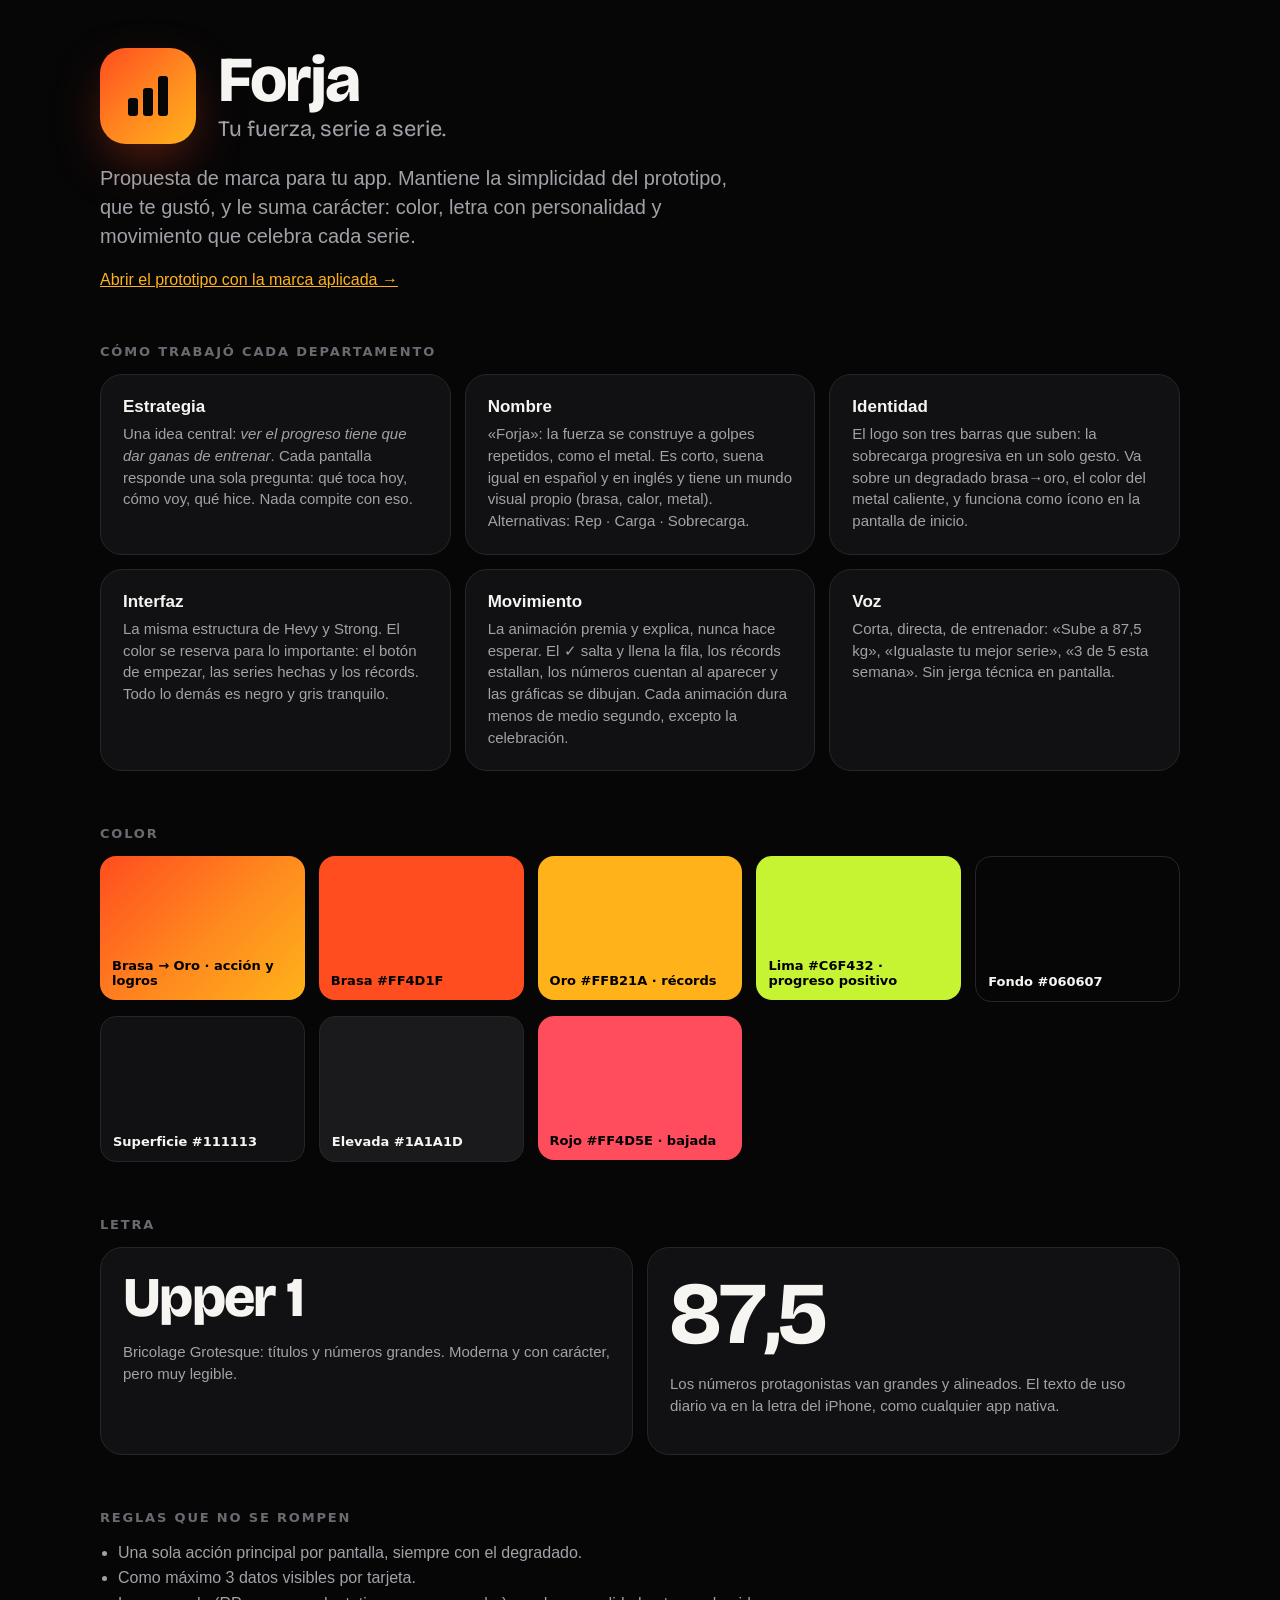
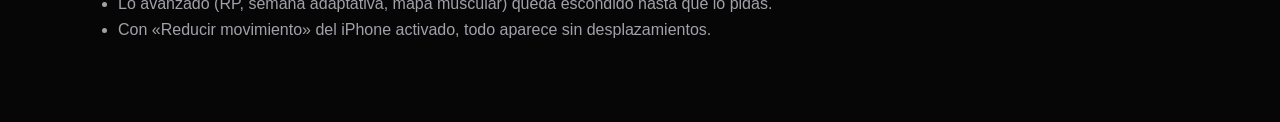
<file: proto/marca.html>
<!doctype html>
<html lang="es"><head>
<meta charset="utf-8"><meta name="viewport" content="width=device-width,initial-scale=1">
<title>Forja · marca</title>
<link rel="preconnect" href="https://fonts.googleapis.com"><link rel="preconnect" href="https://fonts.gstatic.com" crossorigin>
<link href="https://fonts.googleapis.com/css2?family=Bricolage+Grotesque:opsz,wght@12..96,500;12..96,700;12..96,800&display=swap" rel="stylesheet">
<style>
:root{--bg:#060607;--s1:#111113;--s2:#1A1A1D;--line:#26262A;--ink:#F6F5F2;--ink2:#A3A1A8;--ink3:#6C6A71;
--ember:#FF4D1F;--gold:#FFB21A;--lime:#C6F432;--red:#FF4D5E;--grad:linear-gradient(135deg,#FF4D1F 0%,#FF8A1F 55%,#FFB21A 100%);
color-scheme:dark;font-family:-apple-system,BlinkMacSystemFont,"Segoe UI",Roboto,sans-serif}
body{margin:0;background:var(--bg);color:var(--ink)}
main{max-width:1080px;margin:auto;padding:40px 24px 80px}
.d{font-family:"Bricolage Grotesque",sans-serif}
h1{font:800 64px/0.95 "Bricolage Grotesque";letter-spacing:-.03em;margin:0}
h2{font:700 13px/1 system-ui;letter-spacing:.14em;text-transform:uppercase;color:var(--ink3);margin:56px 0 16px}
p.lead{font-size:20px;color:var(--ink2);max-width:640px;line-height:1.45}
.grid{display:grid;gap:14px}
.g2{grid-template-columns:repeat(auto-fit,minmax(300px,1fr))}
.g4{grid-template-columns:repeat(auto-fit,minmax(200px,1fr))}
.card{background:var(--s1);border:1px solid var(--line);border-radius:22px;padding:22px}
.hero{display:flex;align-items:center;gap:22px;margin:8px 0 18px}
.mark{width:96px;height:96px;border-radius:26px;background:var(--grad);display:grid;place-items:center;box-shadow:0 20px 60px -20px rgba(255,77,31,.7)}
.mark svg{width:56px;height:56px}
.sw{height:120px;border-radius:16px;display:flex;align-items:flex-end;padding:12px;font:600 13px system-ui;color:#000}
.sw.dark{color:var(--ink)}
.dept b{display:block;font-size:17px;margin-bottom:6px}
.dept span{color:var(--ink2);font-size:15px;line-height:1.45}
.type1{font:800 56px/1 "Bricolage Grotesque";letter-spacing:-.03em}
.type2{font:700 88px/1 "Bricolage Grotesque";letter-spacing:-.04em;font-variant-numeric:tabular-nums}
.names{display:flex;gap:10px;flex-wrap:wrap}
.names span{border:1px solid var(--line);border-radius:999px;padding:8px 14px;color:var(--ink2)}
.names span.on{border-color:var(--ember);color:var(--ink)}
ul{margin:8px 0 0;padding-left:18px;color:var(--ink2);line-height:1.6}
a{color:var(--gold)}
</style></head><body><main>

<div class="hero"><div class="mark"><svg viewBox="0 0 56 56" fill="#060607"><rect x="8" y="30" width="10" height="18" rx="3"/><rect x="23" y="20" width="10" height="28" rx="3"/><rect x="38" y="8" width="10" height="40" rx="3"/></svg></div>
<div><h1>Forja</h1><div class="d" style="font-size:22px;color:var(--ink2);margin-top:6px">Tu fuerza, serie a serie.</div></div></div>
<p class="lead">Propuesta de marca para tu app. Mantiene la simplicidad del prototipo, que te gustó, y le suma carácter: color, letra con personalidad y movimiento que celebra cada serie.</p>
<p><a href="index.html">Abrir el prototipo con la marca aplicada →</a></p>

<h2>Cómo trabajó cada departamento</h2>
<div class="grid g2">
<div class="card dept"><b>Estrategia</b><span>Una idea central: <i>ver el progreso tiene que dar ganas de entrenar</i>. Cada pantalla responde una sola pregunta: qué toca hoy, cómo voy, qué hice. Nada compite con eso.</span></div>
<div class="card dept"><b>Nombre</b><span>«Forja»: la fuerza se construye a golpes repetidos, como el metal. Es corto, suena igual en español y en inglés y tiene un mundo visual propio (brasa, calor, metal). Alternativas: Rep · Carga · Sobrecarga.</span></div>
<div class="card dept"><b>Identidad</b><span>El logo son tres barras que suben: la sobrecarga progresiva en un solo gesto. Va sobre un degradado brasa→oro, el color del metal caliente, y funciona como ícono en la pantalla de inicio.</span></div>
<div class="card dept"><b>Interfaz</b><span>La misma estructura de Hevy y Strong. El color se reserva para lo importante: el botón de empezar, las series hechas y los récords. Todo lo demás es negro y gris tranquilo.</span></div>
<div class="card dept"><b>Movimiento</b><span>La animación premia y explica, nunca hace esperar. El ✓ salta y llena la fila, los récords estallan, los números cuentan al aparecer y las gráficas se dibujan. Cada animación dura menos de medio segundo, excepto la celebración.</span></div>
<div class="card dept"><b>Voz</b><span>Corta, directa, de entrenador: «Sube a 87,5 kg», «Igualaste tu mejor serie», «3 de 5 esta semana». Sin jerga técnica en pantalla.</span></div>
</div>

<h2>Color</h2>
<div class="grid g4">
<div class="sw" style="background:var(--grad)">Brasa → Oro · acción y logros</div>
<div class="sw" style="background:#FF4D1F">Brasa #FF4D1F</div>
<div class="sw" style="background:#FFB21A">Oro #FFB21A · récords</div>
<div class="sw" style="background:#C6F432">Lima #C6F432 · progreso positivo</div>
<div class="sw dark" style="background:#060607;border:1px solid var(--line)">Fondo #060607</div>
<div class="sw dark" style="background:#111113;border:1px solid var(--line)">Superficie #111113</div>
<div class="sw dark" style="background:#1A1A1D;border:1px solid var(--line)">Elevada #1A1A1D</div>
<div class="sw" style="background:#FF4D5E">Rojo #FF4D5E · bajada</div>
</div>

<h2>Letra</h2>
<div class="grid g2">
<div class="card"><div class="type1">Upper 1</div><p class="lead" style="font-size:15px">Bricolage Grotesque: títulos y números grandes. Moderna y con carácter, pero muy legible.</p></div>
<div class="card"><div class="type2">87,5</div><p class="lead" style="font-size:15px">Los números protagonistas van grandes y alineados. El texto de uso diario va en la letra del iPhone, como cualquier app nativa.</p></div>
</div>

<h2>Reglas que no se rompen</h2>
<ul>
<li>Una sola acción principal por pantalla, siempre con el degradado.</li>
<li>Como máximo 3 datos visibles por tarjeta.</li>
<li>Lo avanzado (RP, semana adaptativa, mapa muscular) queda escondido hasta que lo pidas.</li>
<li>Con «Reducir movimiento» del iPhone activado, todo aparece sin desplazamientos.</li>
</ul>
</main></body></html>
</file>
<file: app.css>
@font-face{font-family:"Bricolage Grotesque";src:url("fonts/Bricolage-latin-ext.woff2") format("woff2");font-weight:200 800;font-style:normal;font-display:swap;unicode-range:U+0100-02BA,U+02BD-02C5,U+02C7-02CC,U+02CE-02D7,U+02DD-02FF,U+0304,U+0308,U+0329,U+1D00-1DBF,U+1E00-1E9F,U+1EF2-1EFF,U+2020,U+20A0-20AB,U+20AD-20C0,U+2113,U+2C60-2C7F,U+A720-A7FF,U+AB30-AB6F}
@font-face{font-family:"Bricolage Grotesque";src:url("fonts/Bricolage-latin.woff2") format("woff2");font-weight:200 800;font-style:normal;font-display:swap;unicode-range:U+0000-00FF,U+0131,U+0152-0153,U+02BB-02BC,U+02C6,U+02DA,U+02DC,U+0304,U+0308,U+0329,U+2000-206F,U+2074,U+20AC,U+2122,U+2191,U+2193,U+2212,U+2215,U+FEFF,U+FFFD}
:root{
  --bg:#060607;--s1:#111113;--s2:#1A1A1D;--s3:#242428;--line:#232327;
  --ink:#F6F5F2;--ink2:#A3A1A8;--ink3:#6C6A71;--ghost:#5E5D63;
  --ember:#FF4D1F;--orange:#FF8A1F;--gold:#FFB21A;--lime:#C6F432;--red:#FF4D5E;
  --grad:linear-gradient(135deg,#FF4D1F 0%,#FF8A1F 55%,#FFB21A 100%);
  --d1:#5A2A14;
  --ground:var(--bg);--brand-ink:#120804;--plate-red:#D2433C;--plate-blue:#5C91DF;
  --plate-yellow:#FFCA46;--plate-green:#55B779;--plate-white:#F6F5F2;--plate-silver:#ACADB6;
  --muted-strong:color-mix(in srgb,var(--ink2) 35%,var(--ink3));
  --ramp:linear-gradient(90deg,var(--line),var(--d1),var(--ember),var(--gold));
  --recovery-ramp:linear-gradient(90deg,var(--d1),var(--ember),var(--gold));
  --done:rgba(255,106,31,.13);
  --spring:cubic-bezier(.2,1.4,.35,1);--out:cubic-bezier(.16,1,.3,1);
  --display:"Bricolage Grotesque",-apple-system,sans-serif;
  color-scheme:dark;font-family:-apple-system,BlinkMacSystemFont,"SF Pro Text","Segoe UI",Roboto,sans-serif;
  font-variant-numeric:tabular-nums;
  --hero-bg:#140b07;
  --tag-ink:#FFD9C2;
  --hero-meta:#E8C9B7;
  --chip-ink:#F3E6DD;
  --white:#fff;
  --start-ink:#0B0B0C;
  --placeholder-low:#57565C;
  --line-strong:#333338;
  --warm-ink:#FFC7A6;
  --alert-bg:#3A2A0E;
  --selected-ink:#3a1a08;
  --option-ink:#FFD3B8;
  --story-bg:#0b0604;
  --story-ink:#E9DCD3;
}
*{box-sizing:border-box;-webkit-tap-highlight-color:transparent}
html,body{margin:0;background:var(--bg);color:var(--ink)}
body{max-width:480px;margin:auto;min-height:100dvh;overflow-x:hidden}
body::before{content:"";position:fixed;inset:-20% -30% auto;height:460px;pointer-events:none;z-index:0;
  background:radial-gradient(60% 60% at 70% 20%,rgba(255,77,31,.22),transparent 70%),radial-gradient(50% 50% at 15% 0%,rgba(255,178,26,.12),transparent 70%)}
button{font:inherit;color:inherit;background:none;border:0;padding:0;cursor:pointer;min-height:44px}
button:active{transform:scale(.97)}
.enter > *{animation:rise .19s var(--out) backwards}
.enter > *:nth-child(2){animation-delay:.02s}.enter > *:nth-child(3){animation-delay:.04s}.enter > *:nth-child(4){animation-delay:.06s}.enter > *:nth-child(5){animation-delay:.08s}.enter > *:nth-child(6){animation-delay:.1s}
@keyframes rise{from{opacity:0;transform:translateY(16px)}}
.top{display:flex;align-items:center;justify-content:space-between;margin:10px 0 18px}
.brand{display:flex;align-items:center;gap:10px;font:800 22px var(--display);letter-spacing:-.02em}
.logo{width:34px;height:34px;border-radius:10px;display:block}
.logo svg{width:20px;height:20px}
.streak{display:flex;align-items:center;gap:6px;background:var(--s1);border:1px solid var(--line);border-radius:999px;padding:6px 12px 6px 9px;font-weight:600;font-size:14px}
.streak svg{width:18px;height:18px}
h1{font:800 38px/1 var(--display);letter-spacing:-.03em;margin:0}
.hello{color:var(--ink2);font-size:15px;margin:0 0 4px}
h2{font:700 20px var(--display);letter-spacing:-.01em;margin:30px 0 12px}
.muted{color:var(--ink2)}.small{font-size:13px}
.card{background:var(--s1);border:1px solid var(--line);border-radius:22px;padding:18px}
/* hoy */
.today{position:relative;overflow:hidden;border-radius:26px;padding:22px;background:var(--hero-bg);border:1px solid rgba(255,138,31,.25);margin-top:16px}
.today::before{content:"";position:absolute;inset:0;background:radial-gradient(120% 90% at 100% 0%,rgba(255,77,31,.55),transparent 55%),radial-gradient(90% 80% at 0% 100%,rgba(255,178,26,.22),transparent 60%);animation:breathe 6s ease-in-out infinite alternate}
@keyframes breathe{to{transform:scale(1.08) translate(-2%,2%)}}
.today > *{position:relative}
.tag{display:inline-flex;gap:6px;align-items:center;font-size:13px;font-weight:600;color:var(--tag-ink);background:rgba(255,255,255,.08);border-radius:999px;padding:5px 10px}
.today h3{font:800 46px/1 var(--display);letter-spacing:-.035em;margin:14px 0 6px}
.today .meta{color:var(--hero-meta);font-size:15px}
.chips{display:flex;flex-wrap:wrap;gap:6px;margin:16px 0 20px}
.chips span{font-size:13px;background:rgba(0,0,0,.35);border:1px solid rgba(255,255,255,.08);border-radius:999px;padding:6px 10px;color:var(--chip-ink)}
.go{position:relative;overflow:hidden;width:100%;height:58px;border-radius:16px;background:var(--white);color:var(--start-ink);font:700 18px var(--display);display:flex;align-items:center;justify-content:center;gap:10px}
.go::after{content:"";position:absolute;inset:0;background:linear-gradient(100deg,transparent 30%,rgba(255,140,60,.35) 50%,transparent 70%);transform:translateX(-100%);animation:shine 3.2s 1.2s ease-in-out infinite}
@keyframes shine{40%,100%{transform:translateX(100%)}}
.go svg{width:20px;height:20px}
.weekwrap{display:flex;align-items:center;gap:18px}
.ring{width:92px;height:92px;flex:0 0 auto;position:relative}
.ring svg{width:100%;height:100%;transform:rotate(-90deg)}
.ring b{position:absolute;inset:0;display:grid;place-items:center;font:800 26px var(--display);line-height:1}
.ring b small{display:block;font:500 11px system-ui;color:var(--ink2);margin-top:2px}
.days{flex:1;display:grid;grid-template-columns:repeat(7,1fr);gap:4px;text-align:center;font-size:11px;color:var(--ink3)}
.days i{display:block;width:26px;height:26px;margin:6px auto 0;border-radius:9px;background:var(--s2);font-style:normal;line-height:26px;color:var(--ink2);font-size:12px}
.days i.now{background:transparent;outline:2px solid var(--ember);color:var(--ink)}
.stat3{display:grid;grid-template-columns:repeat(3,1fr);gap:10px}
.stat3 .card{padding:14px}
.stat3 b{display:block;font:800 24px var(--display);letter-spacing:-.02em}
.stat3 small{color:var(--ink2);font-size:12px}
.up{color:var(--lime)}.down{color:var(--red)}
.feed .row{display:flex;justify-content:space-between;align-items:baseline}
.feed b.t{font:700 19px var(--display)}
.feed ul{list-style:none;margin:12px 0 0;padding:0;font-size:15px;color:var(--ink2)}
.feed li{padding:4px 0;display:flex;gap:8px}
.feed li em{font-style:normal;color:var(--ink3);width:22px}
/* tab bar */
nav{position:fixed;left:16px;right:16px;bottom:calc(12px + env(safe-area-inset-bottom));max-width:448px;margin:auto;z-index:5;
  display:grid;grid-template-columns:repeat(4,1fr);background:rgba(28,28,31,.72);backdrop-filter:blur(24px) saturate(1.4);-webkit-backdrop-filter:blur(24px) saturate(1.4);
  border:1px solid rgba(255,255,255,.08);border-radius:24px;padding:6px}
nav .ind{position:absolute;top:6px;bottom:6px;left:6px;width:calc((100% - 12px)/4);border-radius:18px;background:rgba(255,255,255,.09);transition:transform .38s var(--spring)}
nav a{position:relative;display:flex;flex-direction:column;align-items:center;gap:2px;font-size:11px;color:var(--ink2);padding:7px 0;transition:color .2s}
nav a[aria-current]{color:var(--ink)}
nav a[aria-current] svg{stroke:var(--orange)}
nav svg{width:24px;height:24px}
/* workout */
#screen[data-route=entrenar]{position:fixed;inset:0;background:var(--bg);z-index:10;overflow:auto;max-width:480px;margin:auto}
#screen[data-route=entrenar]{display:block;animation:sheetup .45s var(--out)}
@keyframes sheetup{from{transform:translateY(60px);opacity:0}}
.wbar{position:sticky;top:0;z-index:2;padding:12px 16px 10px;background:rgba(6,6,7,.86);backdrop-filter:blur(18px);-webkit-backdrop-filter:blur(18px);border-bottom:1px solid var(--line)}
.wrow{display:flex;align-items:center;justify-content:space-between}
.wt{text-align:center}
.wt b{display:block;font:700 17px var(--display)}
.wt small{color:var(--ink2);font-size:13px}
.fin{background:var(--grad);color:var(--brand-ink);font-weight:700;border-radius:11px;padding:9px 14px}
.prog{height:4px;border-radius:3px;background:var(--s2);margin-top:10px;overflow:hidden}
.prog i{display:block;height:100%;background:var(--grad);transform-origin:left;transform:scaleX(0);transition:transform .5s var(--out)}
.ex{padding:20px 16px 6px;animation:rise .5s var(--out) backwards}
.ex h2{margin:0;font:700 21px var(--display);letter-spacing:-.01em}
.hint{display:inline-flex;gap:6px;align-items:center;margin:8px 0 12px;font-size:13px;color:var(--ink2);background:var(--s1);border:1px solid var(--line);border-radius:999px;padding:5px 10px}
.hint b{color:var(--gold);font-weight:600}
.sets-table{width:100%;border-collapse:separate;border-spacing:0 6px;table-layout:fixed}
.sets-table th{font-size:11px;color:var(--ink3);font-weight:600;text-align:center;letter-spacing:.08em;padding:0}
.sets-table td{text-align:center;padding:0 2px;height:50px;background:var(--s1);transition:background-color .35s}
.sets-table td:first-child{border-radius:14px 0 0 14px;color:var(--ink2);font-weight:600;width:34px}
.sets-table td:last-child{border-radius:0 14px 14px 0}
tr.done td{background:var(--done)}
.sets-table td.prev{color:var(--ink3);font-size:14px}
.sets-table td input{width:62px;height:38px;border-radius:10px;border:0;background:var(--s2);color:var(--ink);text-align:center;font:700 18px var(--display);transition:background-color .1s}
.sets-table td input::placeholder{color:var(--ink2)}
tr.done input{background:transparent}
.chk{width:42px;height:38px;border-radius:11px;background:var(--s2);display:grid;place-items:center;margin:auto;position:relative}
.chk svg{width:20px;height:20px;stroke:var(--ink3)}
.chk svg path{stroke-dasharray:24;stroke-dashoffset:0}
tr.done .chk{background:var(--grad);animation:pop .42s var(--spring)}
tr.done .chk svg{stroke:var(--brand-ink)}
tr.done .chk svg use{animation:draw .3s .05s var(--out) backwards}
@keyframes pop{0%{transform:scale(.7)}60%{transform:scale(1.12)}100%{transform:scale(1)}}
@keyframes draw{from{stroke-dashoffset:24}}
.prbadge{position:absolute;right:-6px;top:-10px;background:var(--gold);color:var(--brand-ink);font:800 10px var(--display);border-radius:6px;padding:2px 5px;animation:pop .5s var(--spring)}
.add{width:100%;height:42px;border-radius:12px;border:1px dashed var(--line-strong);color:var(--ink2);font-size:15px;margin-top:4px}
.rest-bar{position:fixed;left:14px;right:14px;bottom:calc(14px + env(safe-area-inset-bottom));max-width:452px;margin:auto;z-index:12;display:flex;align-items:center;gap:12px;
  background:rgba(28,28,31,.9);backdrop-filter:blur(20px);-webkit-backdrop-filter:blur(20px);border:1px solid rgba(255,255,255,.08);border-radius:22px;padding:10px 12px}
.rest-bar{display:flex;animation:sheetup .4s var(--out)}
.rring{width:52px;height:52px;position:relative;flex:0 0 auto}
.rring svg{width:100%;height:100%;transform:rotate(-90deg)}
.rring .ring-fill{transition:stroke-dashoffset 1s linear}
.rclock{flex:1}
.rclock b{display:block;font:800 24px var(--display)}
.rclock small{color:var(--ink2);font-size:12px}
.rest-bar button{background:var(--s3);border-radius:11px;padding:10px 11px;font-size:14px;font-weight:600}
/* sheet */
@keyframes fade{from{opacity:0}}
.sumg{position:relative;display:grid;grid-template-columns:repeat(3,1fr);gap:10px;margin-bottom:8px}
.sumg div{background:var(--s2);border-radius:16px;padding:14px}
.sumg b{display:block;font:800 26px var(--display)}
.sumg small{color:var(--ink2);font-size:12px}
.pr{display:flex;justify-content:space-between;align-items:center;padding:12px 0;border-bottom:1px solid var(--line);position:relative}
.pill{display:inline-block;padding:4px 10px;border-radius:999px;font-size:12px;font-weight:700}
.pill.gold{background:rgba(255,178,26,.15);color:var(--gold)}
.pill.up{background:rgba(198,244,50,.12);color:var(--lime)}
.pill.down{background:rgba(255,77,94,.13);color:var(--red)}
.pill.flat{background:var(--s2);color:var(--ink2)}
canvas.fx{position:fixed;inset:0;pointer-events:none;z-index:30}
/* lists */
.list{background:var(--s1);border:1px solid var(--line);border-radius:20px;overflow:hidden}
.li{display:flex;align-items:center;gap:12px;padding:14px 16px;border-bottom:1px solid var(--line);width:100%;text-align:left;animation:rise .45s var(--out) backwards}
.li:last-child{border:0}
.li .grow{flex:1;min-width:0}
.li .name{font-size:16px;font-weight:600;white-space:nowrap;overflow:hidden;text-overflow:ellipsis}
.li .meta{font-size:13px;color:var(--ink2);margin-top:3px}
.li .ic{width:40px;height:40px;border-radius:12px;background:var(--s2);display:grid;place-items:center;font:800 13px var(--display);color:var(--orange);flex:0 0 auto}
.spark{width:64px;height:28px;flex:0 0 auto}
.chev{color:var(--ink3);font-size:20px}
.month{position:sticky;top:0;z-index:1;background:linear-gradient(var(--bg) 70%,transparent);font-size:12px;font-weight:700;color:var(--ink3);margin:18px 0 0;padding:8px 4px;letter-spacing:.1em;text-transform:uppercase}
/* progreso */
.bars{display:flex;align-items:flex-end;gap:7px;height:120px;margin-top:14px}
.bars div{flex:1;border-radius:7px 7px 3px 3px;background:var(--ink2);transform-origin:bottom;animation:grow .7s var(--out) backwards;position:relative}
.bars div.zero{background:var(--s2);min-height:4px}
.bars small{position:absolute;bottom:-18px;left:50%;transform:translateX(-50%);font-size:10px;color:var(--ink3)}
@keyframes grow{from{transform:scaleY(0)}}
.seg{position:relative;display:grid;grid-template-columns:repeat(3,1fr);background:var(--s1);border:1px solid var(--line);border-radius:14px;padding:3px;margin:16px 0}
.seg .sind{position:absolute;top:3px;bottom:3px;left:3px;width:calc((100% - 6px)/3);border-radius:11px;background:var(--s3);transition:transform .35s var(--spring)}
.seg button{position:relative;padding:9px 0;font-size:14px;color:var(--ink2);font-weight:600}
.seg button.on{color:var(--ink)}
.chart{position:relative;padding:16px 8px 8px}
.chart svg{width:100%;height:200px;display:block;touch-action:none}
.tip{position:absolute;top:8px;left:16px;font:800 30px var(--display);letter-spacing:-.02em}
.tip small{display:block;font:500 13px system-ui;color:var(--ink2);margin-top:2px}
.back{color:var(--orange);font-size:17px;font-weight:600;margin:4px 0 10px}
.kpis{display:grid;grid-template-columns:repeat(3,1fr);gap:10px;margin-top:14px}
.kpis div{background:var(--s1);border:1px solid var(--line);border-radius:16px;padding:12px}
.kpis b{display:block;font:800 22px var(--display)}
.kpis small{color:var(--ink2);font-size:12px}
/* v4: extras */
.weekhead{display:flex;align-items:center;justify-content:space-between}
.daysbtn{display:inline-flex;align-items:center;gap:6px;background:var(--s2);border:1px solid var(--line);border-radius:999px;padding:7px 12px;font-size:14px;font-weight:600}
.daysbtn svg{width:14px;height:14px}
.plan{display:flex;gap:6px;flex-wrap:wrap;margin-top:14px}
.plan span{font-size:12px;border-radius:999px;padding:5px 10px;background:var(--s2);color:var(--ink2)}
.plan span.next{background:rgba(255,106,31,.16);color:var(--warm-ink)}
.moved{display:inline-block;margin-left:6px;font:600 11px system-ui;color:var(--gold);background:rgba(255,178,26,.12);border-radius:6px;padding:2px 6px;vertical-align:middle;color:var(--ink2);background:var(--s2)}
.alert{position:relative;overflow:hidden;border-radius:22px;padding:16px 18px;margin-top:14px;border:1px solid var(--line);background:var(--s1);display:flex;gap:14px;align-items:center;width:100%;text-align:left}
.alert .ic2{width:42px;height:42px;border-radius:13px;display:grid;place-items:center;flex:0 0 auto;background:var(--grad)}
.alert .ic2 svg{width:22px;height:22px}
.alert b{display:block;font:700 17px var(--display)}
.alert span{color:var(--ink2);font-size:14px}
.rp{padding:12px 0;border-bottom:1px solid var(--line);position:relative}
.rp > b{display:block;font-size:16px;margin-bottom:8px}
.opts{display:grid;grid-template-columns:repeat(3,1fr);gap:6px}
.opts button{height:40px;border-radius:11px;background:var(--s2);font-size:14px;color:var(--ink2);transition:background-color .2s,color .2s}
.hint.stall{border-color:rgba(255,178,26,.35)}
.hint.stall b{color:var(--gold)}
.hint button{margin-left:4px;color:var(--brand-ink);background:var(--gold);border-radius:7px;padding:2px 8px;font-size:12px;font-weight:700}
.bodywrap svg{width:100%;height:auto;display:block}
.bodywrap path{transition:fill .8s var(--out)}
.mrow{display:grid;grid-template-columns:110px 1fr 54px;align-items:center;gap:10px;padding:9px 0;font-size:14px}
.mtrack{height:8px;border-radius:5px;background:var(--s2);overflow:hidden}
.mtrack i{display:block;height:100%;border-radius:5px;background:var(--ink2);transform-origin:left;animation:growx .8s var(--out) backwards}
@keyframes growx{from{transform:scaleX(0)}}
.legend{display:flex;align-items:center;gap:8px;font-size:12px;color:var(--ink3);margin-top:8px}
.legend i{flex:1;height:6px;border-radius:4px;background:linear-gradient(90deg,var(--line),var(--d1),var(--ember),var(--gold))}
/* historias */
dialog.story{position:fixed;inset:0;z-index:40;display:none;background:var(--story-bg);max-width:480px;margin:auto;overflow:hidden}
dialog.story[open]{display:block;animation:fade .1s}
dialog.story .story-bg{position:absolute;inset:-20%;background:radial-gradient(60% 50% at 80% 10%,rgba(255,77,31,.5),transparent 70%),radial-gradient(60% 50% at 10% 90%,rgba(255,178,26,.25),transparent 70%);animation:breathe 7s ease-in-out infinite alternate}
.bars2{position:absolute;top:calc(12px + env(safe-area-inset-top));left:14px;right:14px;display:flex;gap:4px;z-index:2}
.bars2 span{flex:1;height:3px;border-radius:2px;background:rgba(255,255,255,.25);overflow:hidden}
.bars2 span i{display:block;height:100%;background:var(--white);transform-origin:left;transform:scaleX(0)}
.bars2 span.seen i{transform:scaleX(1)}
.bars2 span.cur i{animation:fill 5s linear forwards}
@keyframes fill{to{transform:scaleX(1)}}
.slide{position:absolute;inset:0;padding:90px 26px 40px;display:flex;flex-direction:column;justify-content:center;z-index:1}
.slide .k{font:600 15px system-ui;color:var(--warm-ink);margin-bottom:12px;animation:rise .6s var(--out) backwards}
.slide .h{font:800 54px/0.98 var(--display);letter-spacing:-.04em;margin:0 0 14px;animation:rise .6s .08s var(--out) backwards}
.slide .p{font-size:18px;color:var(--story-ink);line-height:1.4;animation:rise .6s .16s var(--out) backwards}
.slide .list2{margin-top:20px;animation:rise .6s .24s var(--out) backwards}
.slide .list2 div{display:flex;justify-content:space-between;padding:12px 0;border-bottom:1px solid rgba(255,255,255,.12);font-size:16px}
.tapl,.tapr{position:absolute;top:0;bottom:0;z-index:2}.tapl{left:0;width:30%}.tapr{right:0;width:70%}

[hidden]{display:none!important}
:focus-visible{outline:2px solid var(--orange);outline-offset:2px}
html{min-height:100%;overflow-wrap:anywhere}
body[data-training]{overflow:hidden}
a{color:inherit;text-decoration:none}
button:disabled{cursor:default;opacity:.55}
button,a,input,select{touch-action:manipulation}
input,select,textarea{font:inherit;color:var(--ink);min-width:0}
input:not([type=checkbox],[type=radio]),select,textarea{max-width:100%;border:1px solid var(--line);border-radius:12px;background:var(--s2);min-height:44px;padding:8px 12px}
input[type=checkbox],input[type=radio]{accent-color:var(--orange)}
p{line-height:1.4;margin:0 0 10px}
h3{font:700 18px var(--display);margin:16px 0 8px}
svg.icon{width:24px;height:24px;fill:none;stroke:currentColor;stroke-width:1.9;stroke-linecap:round;stroke-linejoin:round;flex:none;vertical-align:middle}
svg.icon.small{width:16px;height:16px}
.icon-button{display:inline-grid;place-items:center;width:44px;min-height:44px;padding:0;flex:none}
.icon-button.small{width:44px}
.row,.actions{display:flex;align-items:center;justify-content:space-between;gap:8px;min-width:0}
.actions,.wrap{flex-wrap:wrap}
.actions{justify-content:flex-start}
.cols{display:grid;grid-template-columns:repeat(2,minmax(0,1fr));gap:10px}
.stack,.stack-lg{display:grid;gap:10px}
.stack-lg{gap:16px}
.label{display:grid;gap:6px;color:var(--ink2)}
.toggle{display:flex;align-items:center;gap:9px;min-height:44px}
.full{width:100%}
.primary{display:inline-flex;align-items:center;justify-content:center;gap:8px;min-height:48px;padding:10px 14px;border-radius:14px;background:var(--grad);color:var(--brand-ink);font:700 16px var(--display);text-align:center}
.section,.panel:not(dialog){background:var(--s1);border:1px solid var(--line);border-radius:20px;padding:15px;min-width:0}
.section h2,.panel h2{margin:0 0 12px}
.section form + p{margin-top:16px}
.section button:not(.primary,.icon-button,.list-button,.link-button),.actions button:not(.primary,.icon-button),.stack>button:not(.primary,.icon-button,.list-button),[data-manual],.exercise-options button,.warmups button[data-warmup-calc]{border-radius:12px;background:var(--s2);padding:8px 12px;color:var(--ink)}
.plain-list,.reason-list{padding:0;margin:0;list-style:none}
.plain-list>li,.reason-list>li{padding:6px 0;border-bottom:1px solid var(--line)}
.plain-list>li:last-child,.reason-list>li:last-child{border-bottom:0}
.list-button{width:100%;min-height:44px;text-align:left}
.program-day small,.plain-list small{display:block}
summary{display:flex;justify-content:space-between;align-items:center;gap:6px;min-height:44px;list-style:none;cursor:pointer;color:var(--ink2)}
summary::-webkit-details-marker{display:none}
details[open]>summary>.icon{transform:rotate(90deg)}
.warning{color:var(--red)}
.caption{font-size:13px}
.notice{position:fixed;z-index:25;left:14px;right:14px;bottom:calc(93px + env(safe-area-inset-bottom));max-width:452px;margin:auto;background:var(--s3);border:1px solid var(--line);padding:12px;border-radius:16px;display:flex;align-items:center;justify-content:space-between;gap:10px}
.notice button{padding:0 8px}

#screen{position:relative;z-index:1;padding:calc(10px + env(safe-area-inset-top)) 18px calc(112px + env(safe-area-inset-bottom))}
#screen[data-route=entrenar]{position:fixed;z-index:10;inset:0;background:var(--bg);padding:0 0 calc(114px + env(safe-area-inset-bottom));overscroll-behavior:contain}
#screen[data-route=bienvenida]{padding-top:calc(36px + env(safe-area-inset-top))}
#screen:focus{outline:none}
.screen-heading{display:flex;align-items:center;justify-content:space-between;gap:10px;margin:10px 0 18px}
.screen-heading h1,.detail-title{overflow-wrap:anywhere}
.detail-title{font-size:30px}
.back{display:inline-flex;align-items:center;min-height:44px}
.mini-logo{width:27px;height:27px}
.streak .icon{color:var(--orange)}
.greeting .hello::first-letter{text-transform:uppercase}
.mock-caption{display:inline-block;margin-top:6px;font-size:12px;color:var(--ink2)}
.tag,.daysbtn{min-height:44px;text-align:left}
.tag{isolation:isolate;background:none}
.tag::before{content:"";position:absolute;inset:7px 0;z-index:-1;border-radius:inherit;background:rgba(255,255,255,.08)}
.today .meta{margin-top:3px}
.today .other-day{display:block;margin:3px auto -9px;color:var(--hero-meta);font-size:14px}
.recovery-note{font-size:13px;color:var(--hero-meta);margin:7px 0 0}
.feed{display:block}
.home-stats{margin-top:14px}
.stat3 .card{min-width:0}
.stat3 b,.sumg b,.kpis b{white-space:normal;overflow-wrap:anywhere}
.plan span.next{background:var(--s3);color:var(--ink)}
.alert:not(.warn) .ic2,.alert.warn .ic2{background:var(--s2);color:var(--orange)}
.alert>div{flex:1}
.weekhead h2{margin-top:22px}
.days,.feed li em,.month,.chev,.legend{color:var(--muted-strong)}
.days i.trained{background:var(--s3);color:var(--ink)}
.ring-track,.ring-fill{fill:none;stroke-width:7}
.ring-track{stroke:var(--s3)}
.ring-fill{stroke-linecap:round;stroke-dasharray:1;stroke-dashoffset:var(--offset,0)}
.ember-stop{stop-color:var(--ember)}
.gold-stop{stop-color:var(--gold)}
.week-progress{animation:ring-in .7s var(--out) backwards}
@keyframes ring-in{from{stroke-dashoffset:1}}
.tabs{view-transition-name:forja-tabs}
.tabs .ind{transform:translateX(calc(var(--tab,0) * 100%))}
.tabs a{justify-content:center;min-height:48px}
::view-transition-old(forja-tabs),::view-transition-new(forja-tabs){animation:none}
::view-transition-old(root),::view-transition-new(root){animation-duration:.19s}
.capsule{position:fixed;z-index:6;bottom:calc(83px + env(safe-area-inset-bottom));left:16px;right:16px;max-width:448px;margin:auto;min-height:44px;
  display:flex;align-items:center;justify-content:center;gap:5px;background:rgba(28,28,31,.90);backdrop-filter:blur(18px);-webkit-backdrop-filter:blur(18px);
  border:1px solid var(--line);border-radius:16px;color:var(--ink2);font-size:14px;padding:8px}
.capsule strong{color:var(--ink);overflow:hidden;text-overflow:ellipsis;white-space:nowrap}
body:has(.capsule) #screen:not([data-route=entrenar]){padding-bottom:calc(164px + env(safe-area-inset-bottom))}
.wbar{padding-top:calc(12px + env(safe-area-inset-top))}
.wrow{gap:7px}
.wt{min-width:0}
.fin{flex:none}
.prog i{transform:scaleX(var(--progress,0))}
.ex{animation:none}
.ex+.ex{border-top:1px solid var(--line);margin-top:16px}
.hint{max-width:100%;border-radius:14px;margin-bottom:4px}
.hint.stall b{color:var(--ink)}
.hint button{min-height:44px;background:var(--s3);color:var(--ink);padding:2px 8px}
.follow-notes{display:flex;gap:5px;align-items:flex-start;color:var(--ink2);font-size:13px}
.follow-notes details{flex:1;min-width:0}
.follow-notes summary span{overflow:hidden;text-overflow:ellipsis;white-space:nowrap}
.follow-notes p{white-space:pre-wrap;margin-bottom:5px}
.link-button{color:var(--orange);padding:0 5px}
.warmups,.exercise-options{font-size:13px}
.exercise-options{margin-top:4px}
.sets-table th,.sets-table .prev{color:var(--muted-strong)}
.sets-table th{text-transform:uppercase;height:30px;font-size:10px}
.sets-table th:first-child{width:15%}
.sets-table th:nth-child(2){width:27%}
.sets-table th:last-child{width:17%}
.sets-table.barbell th:first-child{width:44px}
.sets-table.barbell th:nth-child(2){width:21%}
.sets-table.barbell th:nth-child(4){width:max(49px,16%)}
.sets-table.barbell th:last-child{width:46px}
.weight-cell{display:flex;align-items:center;justify-content:center}
.weight-cell .icon-button{color:var(--ink2)}
.weight-cell .icon-button svg{width:16px;height:16px}
.sets-table td input{width:min(100%,62px);height:44px;padding:3px 1px;border:0;opacity:1}
.sets-table .weight-cell input{width:min(100%,62px);min-width:44px}
.sets-table td input.ghost{color:var(--ghost);font-weight:500}
.sets-table td input.ghost::placeholder{color:var(--ghost);opacity:1;font-weight:500}
.sets-table td:first-child button{width:100%;font-variant-numeric:tabular-nums}
.sets-table td:first-child{padding:0}
.sets-table td input:disabled{color:var(--ink);-webkit-text-fill-color:var(--ink)}
.sets-table td.prev{font-size:13px}
.sets-table .chk{width:min(44px,100%);height:44px;touch-action:none}
.sets-table .chk svg{stroke:var(--ink2)}
.sets-table .done .chk svg{stroke:var(--brand-ink)}
.chk svg use{stroke-dasharray:24}
.prbadge{right:-1px}
.training-footer{padding:14px 16px;display:grid;grid-template-columns:1fr 1fr}
.training-footer .discard{grid-column:1/-1}
.rest-bar{gap:8px}
.rest-actions{display:flex;gap:5px}
.rest-actions button{min-width:44px}
.rest-bar[data-leaving]{animation:rest-out .16s var(--out) forwards}
@keyframes rest-out{to{opacity:0;transform:translateY(14px)}}
#keyboard-dock{position:fixed;right:14px;bottom:calc(var(--keyboard-inset,0px) + 8px + env(safe-area-inset-bottom));z-index:19;display:flex;gap:4px;padding:4px;border-radius:14px;background:var(--s2);border:1px solid var(--line)}
body[data-keyboard] .rest-bar{display:none}
.rir-options{display:grid;grid-template-columns:repeat(4,minmax(0,1fr));gap:6px}
.rir-options button,.opts button{min-height:44px;border-radius:12px;background:var(--s2)}
.rir-options button[aria-pressed=true],.opts button[aria-pressed=true]{background:var(--s3);color:var(--ink);outline:1px solid var(--muted-strong)}
.discs{display:flex;align-items:center;flex-wrap:wrap;gap:5px;min-height:44px}
.disc{display:grid;place-items:center;width:52px;height:52px;border-radius:50%;background:var(--s3);color:var(--brand-ink);font-weight:800;font-size:12px}
.disc.red{background:var(--plate-red)}
.disc.blue{background:var(--plate-blue);width:48px;height:48px}
.disc.yellow{background:var(--plate-yellow);width:44px;height:44px}
.disc.green{background:var(--plate-green);width:40px;height:40px}
.disc.white{background:var(--plate-white);width:36px;height:36px}
.disc.red-small{background:var(--plate-red);width:32px;height:32px}
.disc.silver{background:var(--plate-silver);width:30px;height:30px}

dialog{width:min(100%,480px);max-width:100%;max-height:calc(100dvh - 18px - env(safe-area-inset-top));position:fixed;inset:auto 0 0;margin:0 auto;
  padding:16px 20px calc(22px + env(safe-area-inset-bottom));background:var(--s1);color:var(--ink);
  border:1px solid var(--line);border-radius:28px 28px 0 0;overflow:auto;overscroll-behavior:contain;animation:sheetup .29s var(--out)}
dialog::backdrop{background:rgba(0,0,0,.65)}
dialog[data-closing]{animation:sheet-out .17s var(--out) forwards}
@keyframes sheet-out{to{opacity:0;transform:translateY(22px)}}
.sheet-heading{margin:0 0 12px;position:relative;z-index:1;align-items:flex-start}
.sheet-heading h2{font:800 30px/1.04 var(--display);letter-spacing:-.03em;margin:8px 0 4px}
.finish-glow{position:absolute;inset:0 0 auto;height:160px;background:radial-gradient(ellipse at top,rgba(255,120,31,.20),transparent 70%);pointer-events:none}
.finish-actions,.feedback-actions{margin-top:14px}
.sumg{grid-template-columns:repeat(3,minmax(0,1fr))}
.sumg div,.kpis div{min-width:0}
.pr small{display:block}
.plan-days{display:grid;grid-template-columns:repeat(4,minmax(0,1fr));gap:6px}
.plan-days label{position:relative}
.plan-days input{position:absolute;opacity:0}
.plan-days span{display:grid;place-content:center;text-align:center;min-height:68px;padding:6px;border:1px solid var(--line);border-radius:14px;background:var(--s2);font:800 26px var(--display)}
.plan-days small{font:500 12px system-ui;color:var(--ink2)}
.plan-days input:checked+span{background:var(--grad);color:var(--brand-ink)}
.plan-days input:checked+span small{color:var(--brand-ink)}
.plan-days input:focus-visible+span{outline:2px solid var(--orange);outline-offset:2px}
.cycle-blocks{display:flex;gap:4px;text-align:center}
.cycle-block{flex:var(--weeks);min-width:0}
.cycle-block>div{display:grid;grid-template-columns:repeat(var(--weeks),minmax(0,1fr));gap:2px;margin:4px 0}
.cycle-week b{display:grid;place-items:center;aspect-ratio:1;border-radius:50%;background:var(--s2);font-size:clamp(9px,3vw,13px)}
.cycle-week b.complete{background:var(--grad);color:var(--brand-ink)}
.cycle-week b.current{outline:2px solid var(--orange);outline-offset:-1px}
.cycle-week small,.cycle-block small{color:var(--ink2);font-size:11px}
.cycle-table,.record-card table{width:100%;border-collapse:collapse;text-align:left;color:var(--ink2);font-size:13px}
.cycle-table td,.cycle-table th,.record-card td,.record-card th{padding:8px 2px;border-bottom:1px solid var(--line)}
.cycle-table [aria-current]{color:var(--ink);font-weight:700}

.history-actions{margin-bottom:8px}
.month{top:env(safe-area-inset-top)}
.li{min-height:48px;animation:none}
.li .ic{color:var(--ink2)}
.li .name{overflow-wrap:normal}
.li .icon{width:19px;height:19px}
.seg{grid-template-columns:repeat(var(--segments,2),minmax(0,1fr))}
.seg .sind{width:calc((100% - 6px)/var(--segments,2));transform:translateX(calc(var(--selected,0) * 100%))}
.seg button[aria-pressed=true]{color:var(--ink)}
.week-bars{padding-bottom:32px}
.week-bars b{font:700 17px var(--display)}
.bars div{height:var(--bar);animation-delay:var(--delay,0ms);min-width:0}
.bars small{white-space:nowrap;color:var(--ink2)}
/* Constancia chart: average, goal line, labelled bars, tap for details */
.week-bars{padding-bottom:18px}
.wb-head{display:flex;align-items:center;gap:12px;margin-top:10px}
.week-bars .wb-head b{font:800 40px/1 var(--display);letter-spacing:-.03em}
.wb-head > span{color:var(--ink2);font-size:14px;line-height:1.3}
.wb-head small{color:var(--ink3);font-size:12px}
.week-bars .bars{position:relative;margin-top:30px}
.bars button{flex:1;min-width:0;height:var(--bar);border-radius:7px 7px 3px 3px;position:relative;padding:0;
  background:linear-gradient(180deg,rgba(255,138,31,.6),rgba(255,77,31,.28));transform-origin:bottom;animation:grow .7s var(--out) backwards;animation-delay:var(--delay,0ms)}
.bars button.hit{background:var(--grad)}
.bars button.zero{background:var(--s2)}
.bars button.on{outline:2px solid var(--ink);outline-offset:2px}
.bars button b{position:absolute;top:-19px;left:50%;transform:translateX(-50%);font:700 12px var(--display);color:var(--ink)}
.bars button small{position:absolute;bottom:-18px;left:50%;transform:translateX(-50%);font-size:10px}
.bars .goal{position:absolute;left:0;right:0;bottom:var(--goal);border-top:1.5px dashed var(--ink3);pointer-events:none;z-index:1}
.bars .goal em{position:absolute;right:0;top:-15px;font-style:normal;font-size:10px;color:var(--ink3)}
.wb-detail{margin:30px 0 0;font-size:14px;color:var(--ink2);min-height:2.6em}
.wb-detail.flash{animation:rise .35s var(--out)}
.mtrack i{width:var(--bar)}
.mrow{grid-template-columns:minmax(80px,1fr) minmax(42px,1.4fr) 52px}
.legend i{background:var(--ramp)}
.recovery-legend i{background:var(--recovery-ramp)}
.body-figures{display:grid;grid-template-columns:repeat(2,minmax(0,1fr));text-align:center}
.body-label{font-size:12px;color:var(--ink2)}
.body-figure path{stroke:var(--bg);stroke-width:1.5}
.spark polyline{stroke:var(--orange);fill:none;stroke-width:2;stroke-linejoin:round;stroke-linecap:round}
.spark circle{fill:var(--orange)}
.spark polyline,.chart-line{stroke-dasharray:1;animation:line-in .7s var(--out) backwards}
@keyframes line-in{from{stroke-dashoffset:1}}
.chart-card{padding:10px}
.chart svg{height:auto;max-height:240px}
.chart svg text{fill:var(--ink2);font-size:11px}
.chart-line{fill:none;stroke:var(--ember);stroke-width:3;stroke-linecap:round}
.chart-area{animation:fade .6s .2s backwards}
.chart svg .chart-pr{fill:var(--gold);font-weight:700}
.chart [data-cursor]{stroke:var(--ink2);stroke-dasharray:3 3}
.chart [data-dot]{stroke:var(--ember);stroke-width:2;fill:var(--ink)}
.lift-machine,.body-card,.record-card+.record-card{margin-top:12px}
.record-card h3{margin-top:0}

dialog.story[open]{width:100%;height:100dvh;max-height:none;max-width:480px;margin:auto;border:0;border-radius:0;padding:0;inset:0;overflow:hidden;animation:fade .2s}
dialog.story .sheet-heading{position:absolute;top:calc(19px + env(safe-area-inset-top));left:0;right:6px;z-index:3;justify-content:flex-end}
dialog.story .sheet-heading h2{position:absolute;width:1px;height:1px;clip-path:inset(50%);overflow:hidden}
.slide{padding-top:calc(74px + env(safe-area-inset-top));padding-bottom:calc(24px + env(safe-area-inset-bottom));overflow:auto}
.slide .h{font-size:clamp(36px,11vw,54px)}
.slide .p{margin:0}
.slide .list2 div{gap:10px}
.slide .list2 strong{text-align:right}
.slide:has([data-story-action]){z-index:3;pointer-events:none}
.slide [data-story-action]{pointer-events:auto;margin-top:24px}
.story .bars2{pointer-events:none}

@media(max-width:360px){
  #screen:not([data-route=entrenar]){padding-left:14px;padding-right:14px}
  .card{padding:13px}
  .today{padding:16px}
  .weekwrap{gap:8px}
  .weekwrap .ring{width:62px;height:62px}
  .weekwrap .ring b{font-size:22px}
  .days{gap:2px}
  .days i{width:21px;height:24px;line-height:24px}
  .stat3{gap:6px}
  .stat3 .card,.sumg div,.kpis div{padding:9px}
  .stat3 b,.sumg b,.kpis b{font-size:20px}
  .li{gap:7px;padding:11px}
  .li .spark{width:45px}
  .pill{padding:4px 7px}
  .rest-bar{gap:6px;padding:8px}
  .rring{width:42px;height:42px}
  .rest-actions button{padding:7px}
  .wbar,.ex{padding-left:12px;padding-right:12px}
  .opts button{font-size:12px}
}
@media(prefers-reduced-motion:reduce){
  *,*::before,*::after{animation:none!important;transition:none!important;scroll-behavior:auto!important}
  button:active{transform:none}
  .rest-progress{transition:none}
  .bars2 span.cur i{transform:scaleX(1)}
}
html[data-motion-hidden] *,html[data-motion-hidden] *::before,html[data-motion-hidden] *::after{animation:none!important;transition:none!important}
html[data-motion-hidden] .bars2 span.cur i{transform:scaleX(1)}
</file>
